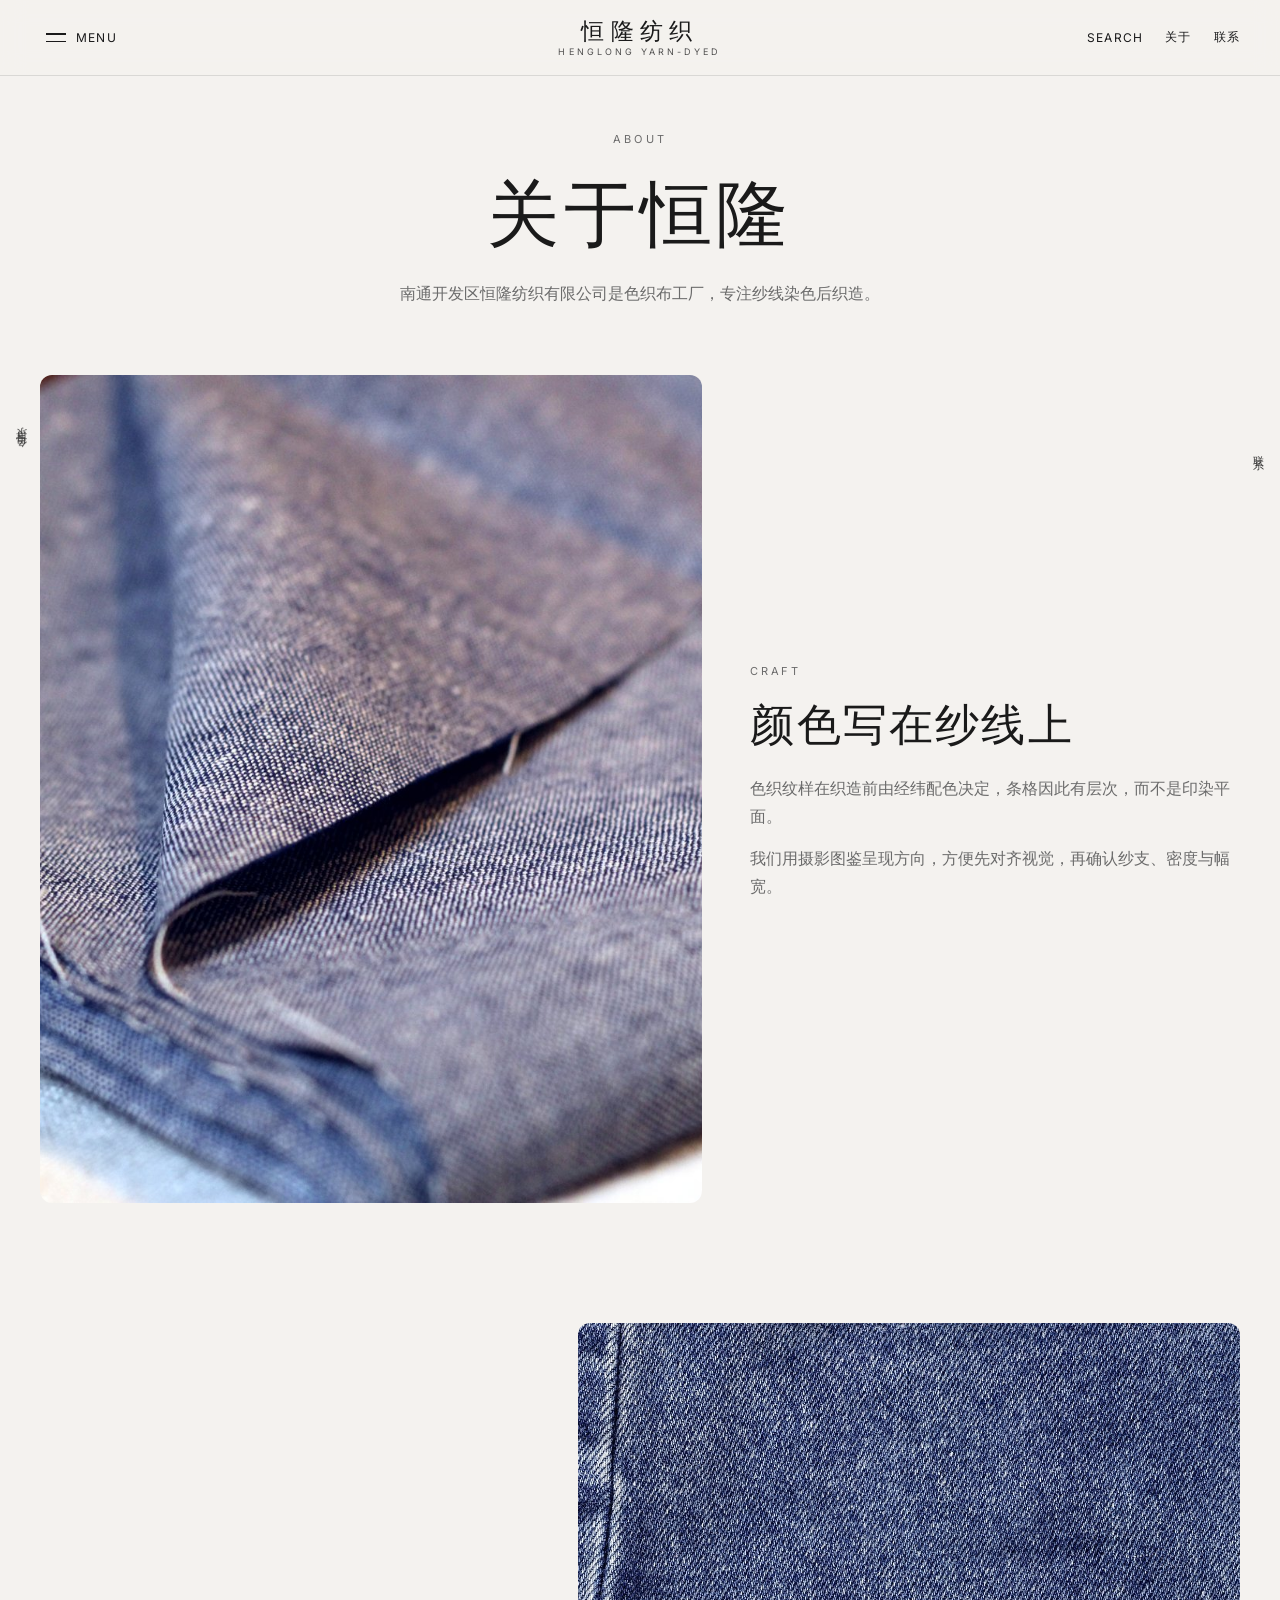
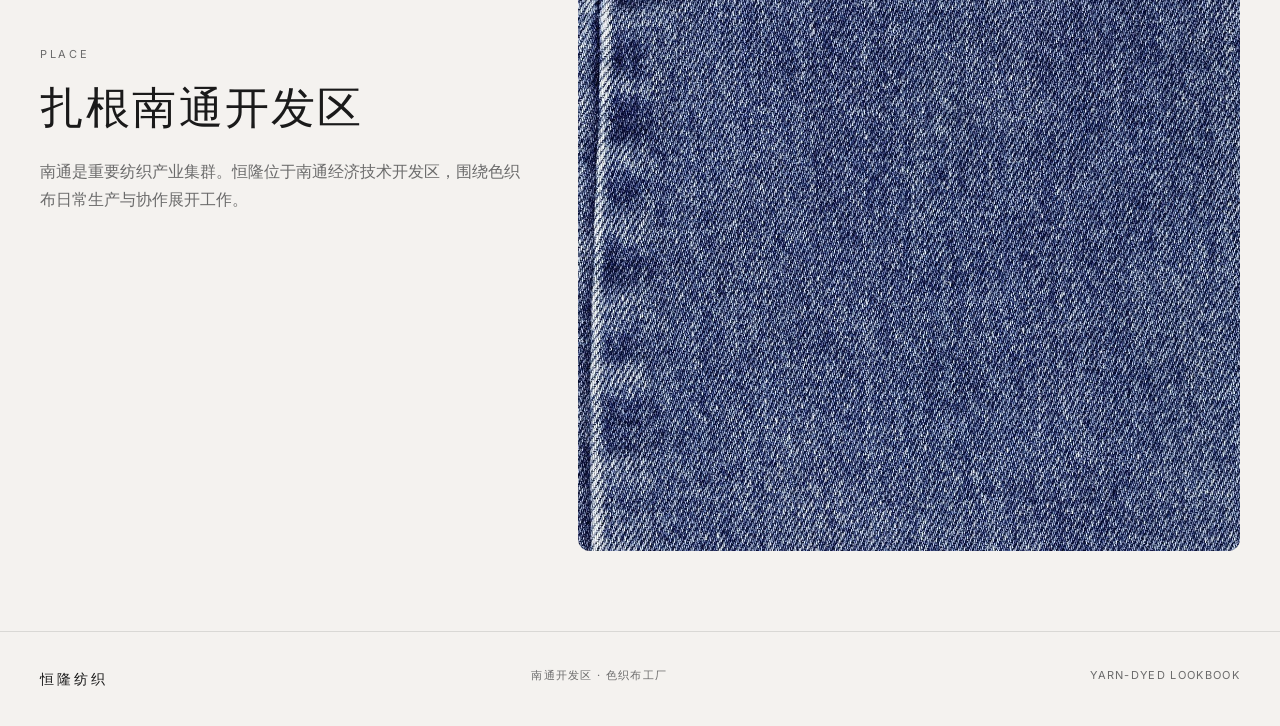
<file: about.html>
<!DOCTYPE html>
<html lang="zh-CN">
<head>
<meta charset="utf-8" />
<meta name="viewport" content="width=device-width, initial-scale=1" />
<title>关于恒隆 · 恒隆纺织</title>
<meta name="description" content="南通开发区恒隆纺织有限公司" />
<link rel="preconnect" href="https://fonts.googleapis.com" />
<link rel="preconnect" href="https://fonts.gstatic.com" crossorigin />
<link href="https://fonts.googleapis.com/css2?family=Bodoni+Moda:opsz,wght@6..96,400;6..96,500;6..96,600&family=Inter:wght@300;400;500&display=swap" rel="stylesheet" />
<link rel="stylesheet" href="css/style.css?v=45" />
<link rel="stylesheet" href="css/effects.css?v=45" />
</head>
<body>
<a class="side-rail left" href="products.html">色卡目录</a>
<a class="side-rail right" href="contact.html">联系</a>
<header class="site-header solid">
  <div class="header-left">
    <button class="menu-btn" type="button" data-menu-open aria-label="打开菜单">
      <span class="bars" aria-hidden="true"><span></span><span></span></span>Menu
    </button>
  </div>
  <a class="wordmark" href="index.html">恒隆纺织<small>Henglong Yarn-Dyed</small></a>
  <div class="header-right">
    <a href="products.html" class="hide-sm">Search</a>
    <a href="about.html" class="hide-sm">关于</a>
    <a href="contact.html">联系</a>
  </div>
</header>
<div class="nav-overlay" data-menu-close></div>
<aside class="nav-drawer" aria-label="菜单">
  <button class="close" type="button" data-menu-close>Close</button>
  <nav>
    <a href="index.html">色织图鉴</a>
    <a href="products.html">探索布面</a>
    <a href="about.html">关于恒隆</a>
    <a href="contact.html">联系我们</a>
  </nav>
  <div class="meta">南通开发区恒隆纺织有限公司<br/>色织布工厂 · 纱线染色后织造</div>
</aside>

<header class="page-hero reveal">
  <div class="eyebrow">About</div>
  <h1>关于恒隆</h1>
  <p>南通开发区恒隆纺织有限公司是色织布工厂，专注纱线染色后织造。</p>
</header>
<section class="split reveal">
  <div class="photo"><img src="images/web/about-craft.jpg" alt="色织布面叠放" /></div>
  <div>
    <div class="label">Craft</div>
    <h2>颜色写在纱线上</h2>
    <p>色织纹样在织造前由经纬配色决定，条格因此有层次，而不是印染平面。</p>
    <p>我们用摄影图鉴呈现方向，方便先对齐视觉，再确认纱支、密度与幅宽。</p>
  </div>
</section>
<section class="split rev reveal">
  <div>
    <div class="label">Place</div>
    <h2>扎根南通开发区</h2>
    <p>南通是重要纺织产业集群。恒隆位于南通经济技术开发区，围绕色织布日常生产与协作展开工作。</p>
  </div>
  <div class="photo"><img src="images/web/about-place.jpg" alt="梭织布面特写" /></div>
</section>

<footer class="site-footer">
  <div class="brand">恒隆纺织</div>
  <div>南通开发区 · 色织布工厂</div>
  <div>Yarn-Dyed Lookbook</div>
</footer>
<script src="js/main.js?v=17"></script>
<script src="js/effects.js?v=45"></script>
</body></html>
</file>
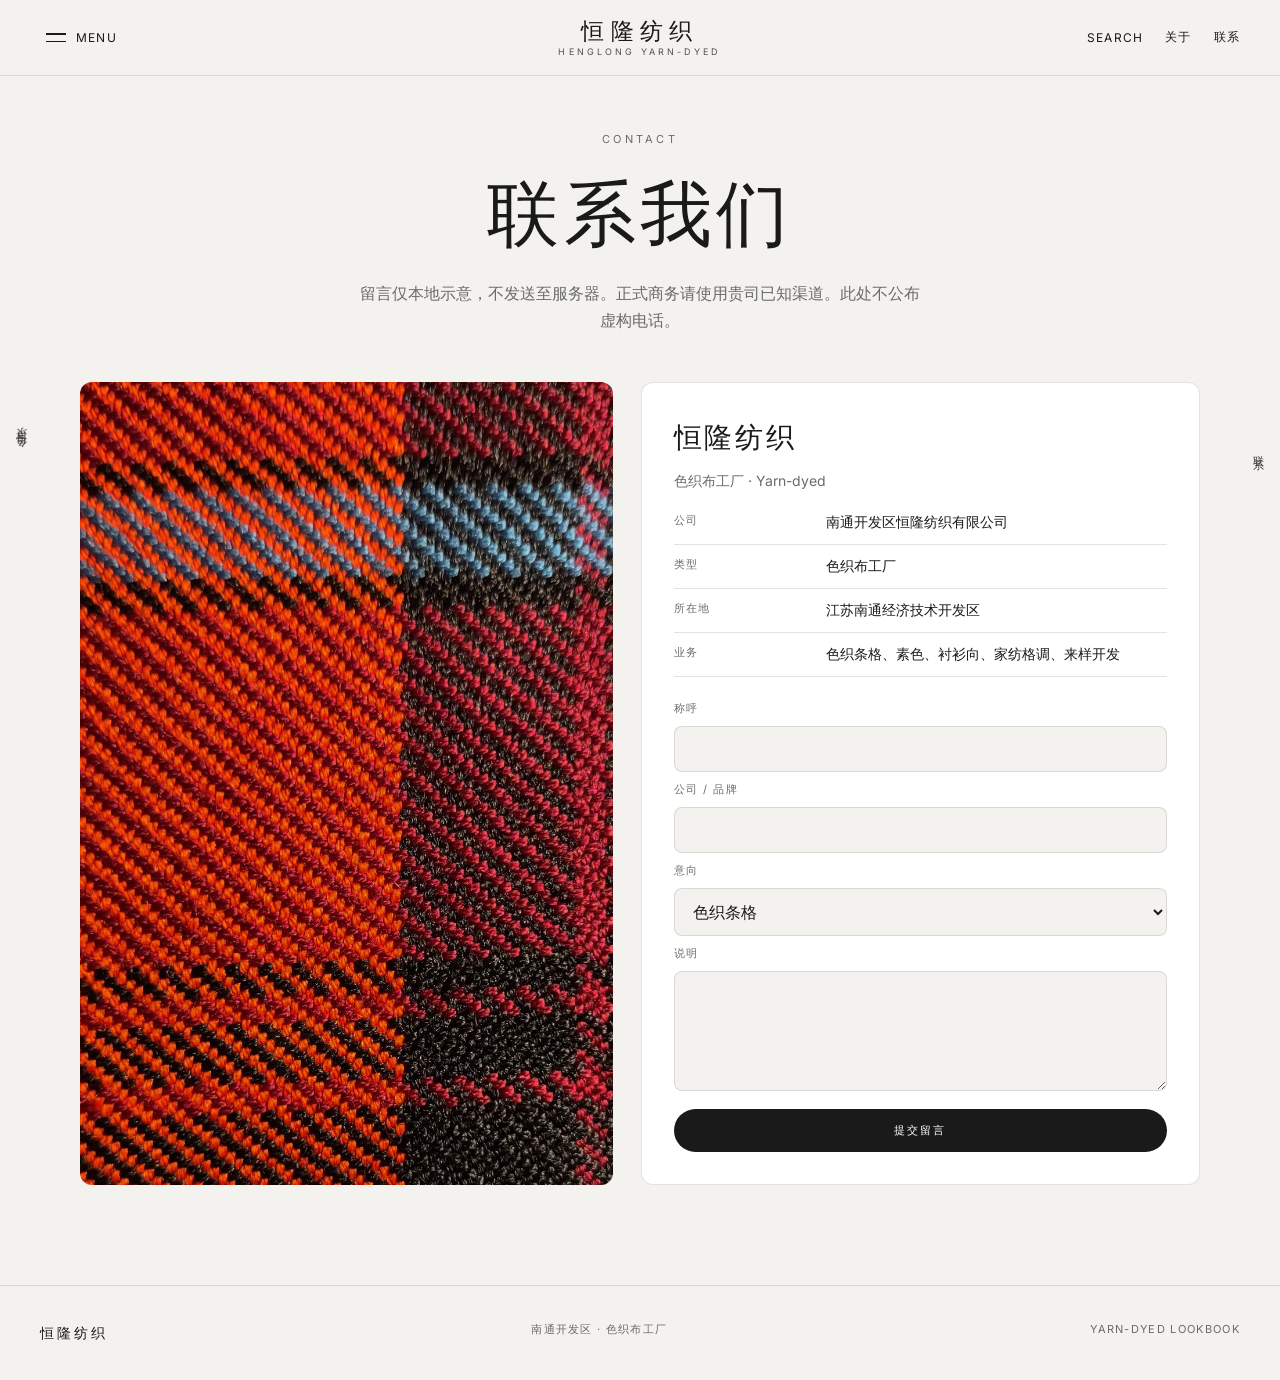
<file: contact.html>
<!DOCTYPE html>
<html lang="zh-CN">
<head>
<meta charset="utf-8" />
<meta name="viewport" content="width=device-width, initial-scale=1" />
<title>联系我们 · 恒隆纺织</title>
<meta name="description" content="联系恒隆纺织" />
<link rel="preconnect" href="https://fonts.googleapis.com" />
<link rel="preconnect" href="https://fonts.gstatic.com" crossorigin />
<link href="https://fonts.googleapis.com/css2?family=Bodoni+Moda:opsz,wght@6..96,400;6..96,500;6..96,600&family=Inter:wght@300;400;500&display=swap" rel="stylesheet" />
<link rel="stylesheet" href="css/style.css?v=45" />
<link rel="stylesheet" href="css/effects.css?v=45" />
</head>
<body>
<a class="side-rail left" href="products.html">色卡目录</a>
<a class="side-rail right" href="contact.html">联系</a>
<header class="site-header solid">
  <div class="header-left">
    <button class="menu-btn" type="button" data-menu-open aria-label="打开菜单">
      <span class="bars" aria-hidden="true"><span></span><span></span></span>Menu
    </button>
  </div>
  <a class="wordmark" href="index.html">恒隆纺织<small>Henglong Yarn-Dyed</small></a>
  <div class="header-right">
    <a href="products.html" class="hide-sm">Search</a>
    <a href="about.html" class="hide-sm">关于</a>
    <a href="contact.html">联系</a>
  </div>
</header>
<div class="nav-overlay" data-menu-close></div>
<aside class="nav-drawer" aria-label="菜单">
  <button class="close" type="button" data-menu-close>Close</button>
  <nav>
    <a href="index.html">色织图鉴</a>
    <a href="products.html">探索布面</a>
    <a href="about.html">关于恒隆</a>
    <a href="contact.html">联系我们</a>
  </nav>
  <div class="meta">南通开发区恒隆纺织有限公司<br/>色织布工厂 · 纱线染色后织造</div>
</aside>

<header class="page-hero reveal">
  <div class="eyebrow">Contact</div>
  <h1>联系我们</h1>
  <p>留言仅本地示意，不发送至服务器。正式商务请使用贵司已知渠道。此处不公布虚构电话。</p>
</header>
<section class="contact-wrap reveal">
  <div class="photo"><img src="images/web/contact.jpg" alt="色织格纹布面" /></div>
  <div class="panel">
    <h2>恒隆纺织</h2>
    <p class="sub">色织布工厂 · Yarn-dyed</p>
    <dl class="kv">
      <div><dt>公司</dt><dd>南通开发区恒隆纺织有限公司</dd></div>
      <div><dt>类型</dt><dd>色织布工厂</dd></div>
      <div><dt>所在地</dt><dd>江苏南通经济技术开发区</dd></div>
      <div><dt>业务</dt><dd>色织条格、素色、衬衫向、家纺格调、来样开发</dd></div>
    </dl>
    <form class="form" onsubmit="event.preventDefault();alert('留言已本地示意，未发送。');">
      <label for="n">称呼</label><input id="n" name="n" />
      <label for="c">公司 / 品牌</label><input id="c" name="c" />
      <label for="i">意向</label>
      <select id="i"><option>色织条格</option><option>素色色织</option><option>衬衫向</option><option>家纺格调</option><option>来样开发</option></select>
      <label for="m">说明</label><textarea id="m"></textarea>
      <button class="submit" type="submit">提交留言</button>
    </form>
  </div>
</section>

<footer class="site-footer">
  <div class="brand">恒隆纺织</div>
  <div>南通开发区 · 色织布工厂</div>
  <div>Yarn-Dyed Lookbook</div>
</footer>
<script src="js/main.js?v=17"></script>
<script src="js/effects.js?v=45"></script>
</body></html>
</file>
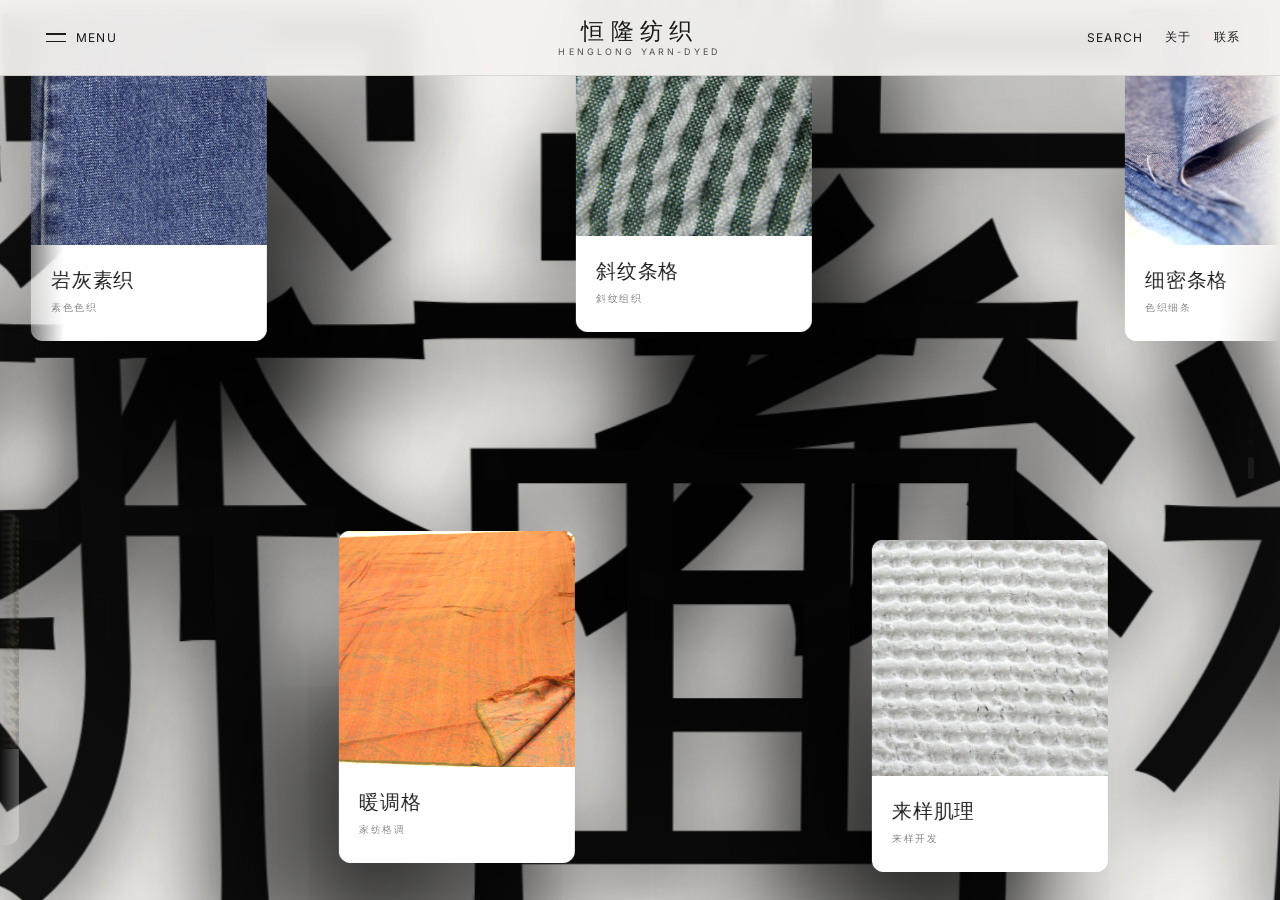
<file: frame-cards.html>
<!DOCTYPE html>
<html lang="zh-CN"><head>
<meta charset="utf-8"/><meta name="viewport" content="width=device-width,initial-scale=1"/>
<title>Stage frame · cards</title>
<link href="https://fonts.googleapis.com/css2?family=Bodoni+Moda:opsz,wght@6..96,400;6..96,500&family=Inter:wght@300;400;500&display=swap" rel="stylesheet"/>
<link rel="stylesheet" href="css/style.css?v=45"/>
<link rel="stylesheet" href="css/effects.css?v=45"/>
<style>
  body{margin:0;overflow:hidden;background:#F4F2EF}
  .site-header{position:fixed}
  .stage{height:100vh!important}
  .stage-pin{position:relative!important;height:100vh!important;transform:none!important}
  .hero-title .line>span{transform:none!important;animation:none!important}
  .hero-kicker.split,.stage-hero .ghost-btn{opacity:1!important;animation:none!important}
  .float-card{opacity:1!important}
  .stage-giant{filter:none!important}
  .stage-floats .track{filter:none!important}
</style>
</head><body>
<header class="site-header solid">
  <div class="header-left"><button class="menu-btn" type="button"><span class="bars"><span></span><span></span></span>Menu</button></div>
  <a class="wordmark" href="index.html">恒隆纺织<small>Henglong Yarn-Dyed</small></a>
  <div class="header-right"><a href="products.html">Search</a><a href="about.html">关于</a><a href="contact.html">联系</a></div>
</header>

<section class="stage" data-stage data-phase="2" style="--p0:1;--hp:1;--hp2:1;--hw:1;--hc:1;--fp:0.42;--sp:0.12;--gs:0.92;--hold:0;--pop:0;--cross:0.94;--scrub:0;--depth:0.45;--ps:0.76;--p:0.76">
  <div class="stage-pin">
    <div class="stage-cream" aria-hidden="true"></div>
    <div class="stage-giant" aria-hidden="true"><span class="g1">探索</span><span class="g2">新面料</span></div>
    <div class="stage-veil" aria-hidden="true"></div>
    <div class="stage-floats"><div class="track"><a class="float-card" data-row="0" href="products.html" style="--row:0;--mx:0px;--r:-23.1deg;--t:0vh;--d:0;--bob:12;--rowy:91.9;--lean:-85.5deg;--shx:65.9;--zi:56;--lift:34;--fs:1.28;--z:82px;--ry:-16deg;--rx:-6;--enter:1;--vis:1;--tilt:-10deg;--spin:0deg;--prox:0.82;--punch:0.68;opacity:1"><div class="fc-img"><img src="images/web/hl-01.jpg" alt="格伦格纹"/></div><div class="fc-label"><strong>格伦格纹</strong><span>色织条格</span></div></a><a class="float-card" data-row="1" href="products.html" style="--row:1;--mx:32px;--r:23.1deg;--t:58vh;--d:1;--bob:-10;--rowy:-98.2;--lean:93.2deg;--shx:-71.2;--zi:63;--lift:42;--fs:1.28;--z:104px;--ry:16deg;--rx:-8;--enter:1;--vis:1;--tilt:10deg;--spin:0deg;--prox:0.89;--punch:0.80;opacity:1"><div class="fc-img"><img src="images/web/hl-02.jpg" alt="苏格兰纹"/></div><div class="fc-label"><strong>苏格兰纹</strong><span>格纹色织</span></div></a><a class="float-card" data-row="0" href="products.html" style="--row:0;--mx:-22px;--r:-22.4deg;--t:2vh;--d:2;--bob:16;--rowy:104.4;--lean:-100.9deg;--shx:76.5;--zi:66;--lift:50;--fs:1.28;--z:126px;--ry:-16deg;--rx:-6;--enter:1;--vis:1;--tilt:-10deg;--spin:0deg;--prox:0.96;--punch:0.92;opacity:1"><div class="fc-img"><img src="images/web/hl-05.jpg" alt="衬衫条纹"/></div><div class="fc-label"><strong>衬衫条纹</strong><span>衬衫向</span></div></a><a class="float-card" data-row="1" href="products.html" style="--row:1;--mx:40px;--r:23.8deg;--t:57vh;--d:3;--bob:-8;--rowy:-91.9;--lean:85.5deg;--shx:-65.9;--zi:58;--lift:34;--fs:1.28;--z:82px;--ry:16deg;--rx:-8;--enter:1;--vis:1;--tilt:10deg;--spin:0deg;--prox:0.82;--punch:0.68;opacity:1"><div class="fc-img"><img src="images/web/mosaic-1.jpg" alt="多色格"/></div><div class="fc-label"><strong>多色格</strong><span>色织格纹</span></div></a><a class="float-card" data-row="0" href="products.html" style="--row:0;--mx:-14px;--r:-23.1deg;--t:1vh;--d:4;--bob:11;--rowy:98.2;--lean:-93.2deg;--shx:71.2;--zi:61;--lift:42;--fs:1.28;--z:104px;--ry:-16deg;--rx:-6;--enter:1;--vis:1;--tilt:-10deg;--spin:0deg;--prox:0.89;--punch:0.80;opacity:1"><div class="fc-img"><img src="images/web/hl-04.jpg" alt="岩灰素织"/></div><div class="fc-label"><strong>岩灰素织</strong><span>素色色织</span></div></a><a class="float-card" data-row="1" href="products.html" style="--row:1;--mx:46px;--r:22.4deg;--t:59vh;--d:5;--bob:-15;--rowy:-104.4;--lean:100.9deg;--shx:-76.5;--zi:68;--lift:50;--fs:1.28;--z:126px;--ry:16deg;--rx:-8;--enter:1;--vis:1;--tilt:10deg;--spin:0deg;--prox:0.96;--punch:0.92;opacity:1"><div class="fc-img"><img src="images/web/hl-07.jpg" alt="暖调格"/></div><div class="fc-label"><strong>暖调格</strong><span>家纺格调</span></div></a><a class="float-card" data-row="0" href="products.html" style="--row:0;--mx:-26px;--r:-23.8deg;--t:0vh;--d:6;--bob:9;--rowy:91.9;--lean:-85.5deg;--shx:65.9;--zi:56;--lift:34;--fs:1.28;--z:82px;--ry:-16deg;--rx:-6;--enter:1;--vis:1;--tilt:-10deg;--spin:0deg;--prox:0.82;--punch:0.68;opacity:1"><div class="fc-img"><img src="images/web/hl-06.jpg" alt="斜纹条格"/></div><div class="fc-label"><strong>斜纹条格</strong><span>斜纹组织</span></div></a><a class="float-card" data-row="1" href="products.html" style="--row:1;--mx:34px;--r:24.5deg;--t:60vh;--d:7;--bob:-13;--rowy:-98.2;--lean:93.2deg;--shx:-71.2;--zi:63;--lift:42;--fs:1.28;--z:104px;--ry:16deg;--rx:-8;--enter:1;--vis:1;--tilt:10deg;--spin:0deg;--prox:0.89;--punch:0.80;opacity:1"><div class="fc-img"><img src="images/web/hl-08.jpg" alt="来样肌理"/></div><div class="fc-label"><strong>来样肌理</strong><span>来样开发</span></div></a><a class="float-card" data-row="0" href="products.html" style="--row:0;--mx:-10px;--r:-23.1deg;--t:1vh;--d:8;--bob:14;--rowy:104.4;--lean:-100.9deg;--shx:76.5;--zi:66;--lift:50;--fs:1.28;--z:126px;--ry:-16deg;--rx:-6;--enter:1;--vis:1;--tilt:-10deg;--spin:0deg;--prox:0.96;--punch:0.92;opacity:1"><div class="fc-img"><img src="images/web/hl-03.jpg" alt="细密条格"/></div><div class="fc-label"><strong>细密条格</strong><span>色织细条</span></div></a><a class="float-card" data-row="1" href="products.html" style="--row:1;--mx:28px;--r:21.8deg;--t:58vh;--d:9;--bob:-9;--rowy:-91.9;--lean:85.5deg;--shx:-65.9;--zi:58;--lift:34;--fs:1.28;--z:82px;--ry:16deg;--rx:-8;--enter:1;--vis:1;--tilt:10deg;--spin:0deg;--prox:0.82;--punch:0.68;opacity:1"><div class="fc-img"><img src="images/web/stripes.jpg" alt="经典条纹"/></div><div class="fc-label"><strong>经典条纹</strong><span>衬衫条纹</span></div></a></div></div>
    <div class="stage-hero" style="opacity:0;pointer-events:none"></div>
    <div class="stage-progress"><i></i><i></i><i></i></div>
  </div>
</section>
<script>
  const track=document.querySelector('.track');
  const dist=Math.max(track.scrollWidth-innerWidth*0.05,1);
  track.style.transform='translate3d('+(-0.42*dist)+'px,0,0)';
  document.documentElement.dataset.shotReady='1';
</script>
</body></html>
</file>
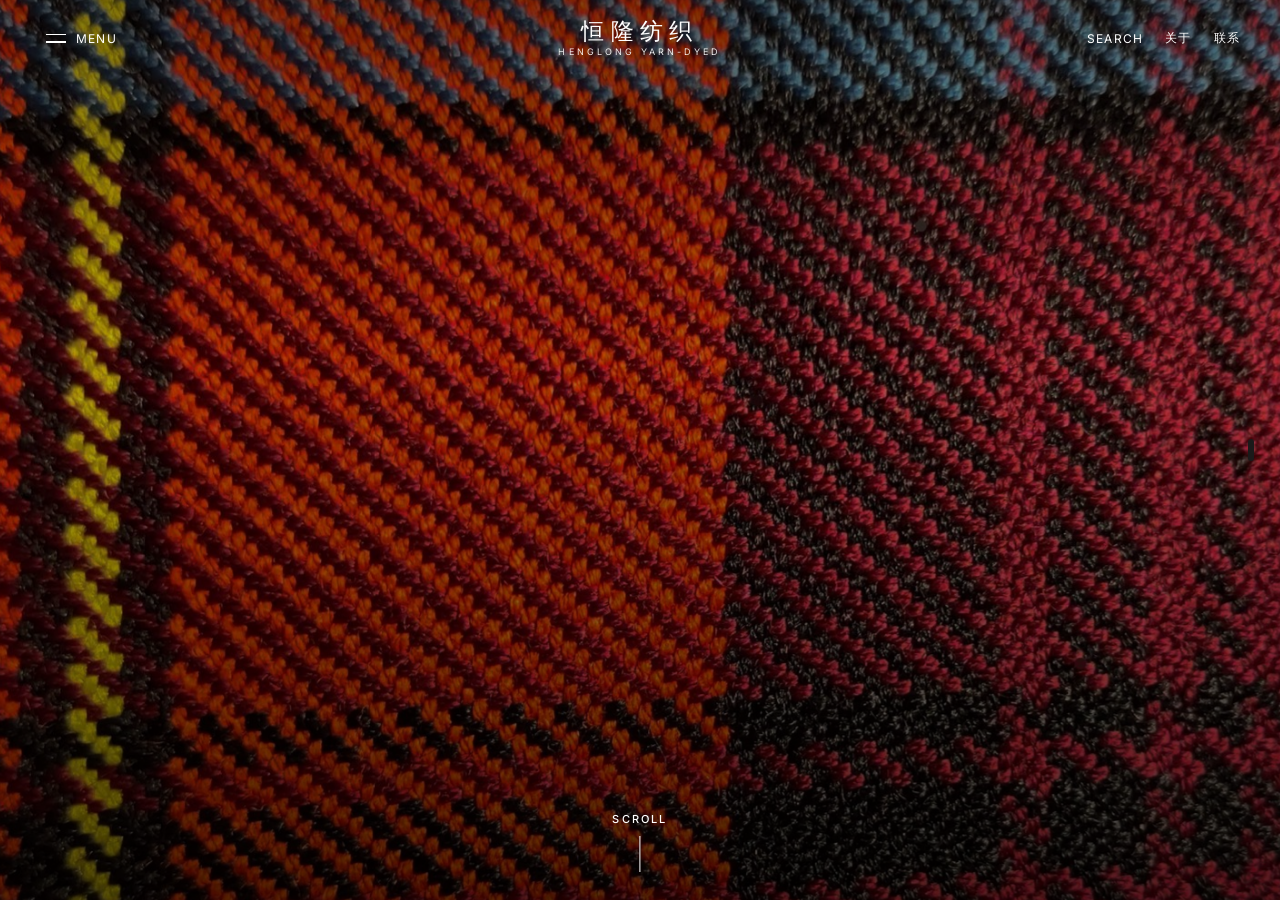
<file: frame-hero.html>
<!DOCTYPE html>
<html lang="zh-CN"><head>
<meta charset="utf-8"/><meta name="viewport" content="width=device-width,initial-scale=1"/>
<title>Stage frame · hero</title>
<link href="https://fonts.googleapis.com/css2?family=Bodoni+Moda:opsz,wght@6..96,400;6..96,500&family=Inter:wght@300;400;500&display=swap" rel="stylesheet"/>
<link rel="stylesheet" href="css/style.css?v=45"/>
<link rel="stylesheet" href="css/effects.css?v=45"/>
<style>
  body{margin:0;overflow:hidden;background:#F4F2EF}
  .site-header{position:fixed}
  .stage{height:100vh!important}
  .stage-pin{position:relative!important;height:100vh!important;transform:none!important}
  .hero-title .line>span{transform:none!important;animation:none!important}
  .hero-kicker.split,.stage-hero .ghost-btn{opacity:1!important;animation:none!important}
  .float-card{opacity:1!important}
  .stage-giant{filter:none!important}
  .stage-floats .track{filter:none!important}
</style>
</head><body>
<header class="site-header on-hero">
  <div class="header-left"><button class="menu-btn" type="button"><span class="bars"><span></span><span></span></span>Menu</button></div>
  <a class="wordmark" href="index.html">恒隆纺织<small>Henglong Yarn-Dyed</small></a>
  <div class="header-right"><a href="products.html">Search</a><a href="about.html">关于</a><a href="contact.html">联系</a></div>
</header>

<section class="stage" data-stage data-phase="1" style="--p0:0.85;--hp:0;--hp2:0;--hw:0;--hc:0;--fp:0;--sp:0;--gs:1;--hold:0;--pop:0;--cross:0;--scrub:0;--depth:0;--ps:0.02;--p:0.02">
  <div class="stage-pin">
    <div class="stage-cream" aria-hidden="true"></div>
    <div class="stage-giant" aria-hidden="true"><span class="g1">探索</span><span class="g2">新面料</span></div>
    <div class="stage-veil" aria-hidden="true"></div>
    <div class="stage-floats"><div class="track"></div></div>
    <div class="stage-hero">
      <div class="hero-media"><img src="images/web/hero.jpg" alt="色织格纹布面特写"/></div>
      <div class="hero-content first">
        <div class="hero-kicker split">New Collection</div>
        <h1 class="hero-title"><span class="line"><span>Exclusive</span></span><span class="line"><span>色织图鉴</span></span></h1>
        <a class="ghost-btn" href="products.html">Discover New Fabrics</a>
      </div>
      <div class="scroll-cue">Scroll</div>
    </div>
    <div class="stage-progress"><i></i><i></i><i></i></div>
  </div>
</section>
<script>document.documentElement.dataset.shotReady='1'</script>
</body></html>
</file>
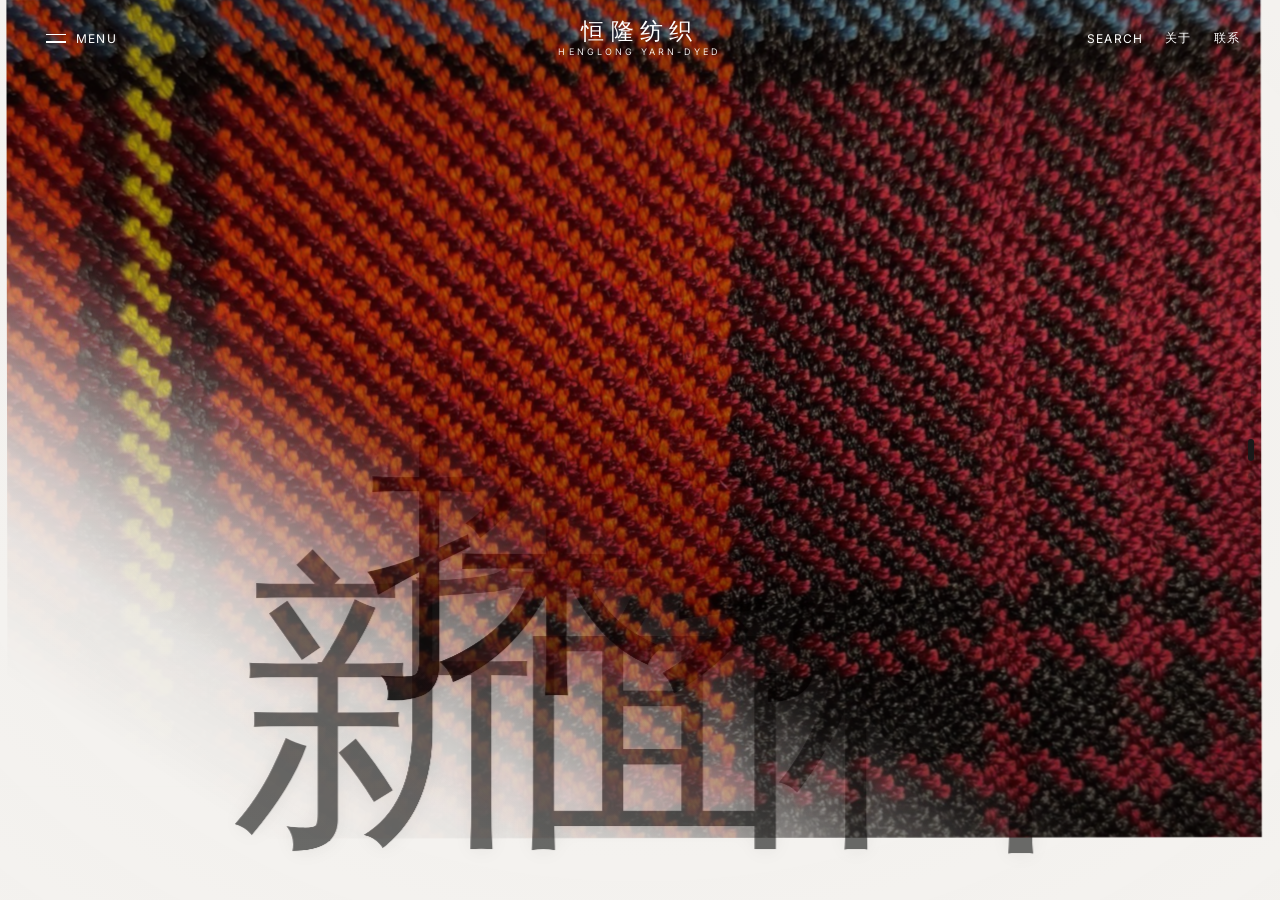
<file: frame-midwipe.html>
<!DOCTYPE html>
<html lang="zh-CN"><head>
<meta charset="utf-8"/><meta name="viewport" content="width=device-width,initial-scale=1"/>
<title>Stage frame · midwipe</title>
<link href="https://fonts.googleapis.com/css2?family=Bodoni+Moda:opsz,wght@6..96,400;6..96,500&family=Inter:wght@300;400;500&display=swap" rel="stylesheet"/>
<link rel="stylesheet" href="css/style.css?v=45"/>
<link rel="stylesheet" href="css/effects.css?v=45"/>
<style>
  body{margin:0;overflow:hidden;background:#F4F2EF}
  .site-header{position:fixed}
  .stage{height:100vh!important}
  .stage-pin{position:relative!important;height:100vh!important;transform:none!important}
  .hero-title .line>span{transform:none!important;animation:none!important}
  .hero-kicker.split,.stage-hero .ghost-btn{opacity:1!important;animation:none!important}
  .float-card{opacity:1!important}
  .stage-giant{filter:none!important}
  .stage-floats .track{filter:none!important}
</style>
</head><body>
<header class="site-header on-hero">
  <div class="header-left"><button class="menu-btn" type="button"><span class="bars"><span></span><span></span></span>Menu</button></div>
  <a class="wordmark" href="index.html">恒隆纺织<small>Henglong Yarn-Dyed</small></a>
  <div class="header-right"><a href="products.html">Search</a><a href="about.html">关于</a><a href="contact.html">联系</a></div>
</header>

<section class="stage" data-stage data-phase="1" style="--p0:1;--hp:0.42;--hp2:0.06;--hw:0.42;--hc:0.22;--fp:0;--sp:0;--gs:1;--hold:0;--pop:0;--cross:0;--scrub:0;--depth:0;--ps:0.10;--p:0.10">
  <div class="stage-pin">
    <div class="stage-cream" aria-hidden="true"></div>
    <div class="stage-giant" aria-hidden="true"><span class="g1">探索</span><span class="g2">新面料</span></div>
    <div class="stage-veil" aria-hidden="true"></div>
    <div class="stage-floats"><div class="track"></div></div>
    <div class="stage-hero">
      <div class="hero-media"><img src="images/web/hero.jpg" alt="色织格纹布面特写"/></div>
      <div class="hero-content first">
        <div class="hero-kicker split">New Collection</div>
        <h1 class="hero-title"><span class="line"><span>Exclusive</span></span><span class="line"><span>色织图鉴</span></span></h1>
        <a class="ghost-btn" href="products.html">Discover New Fabrics</a>
      </div>
      <div class="scroll-cue">Scroll</div>
    </div>
    <div class="stage-progress"><i></i><i></i><i></i></div>
  </div>
</section>
<script>document.documentElement.dataset.shotReady='1'</script>
</body></html>
</file>
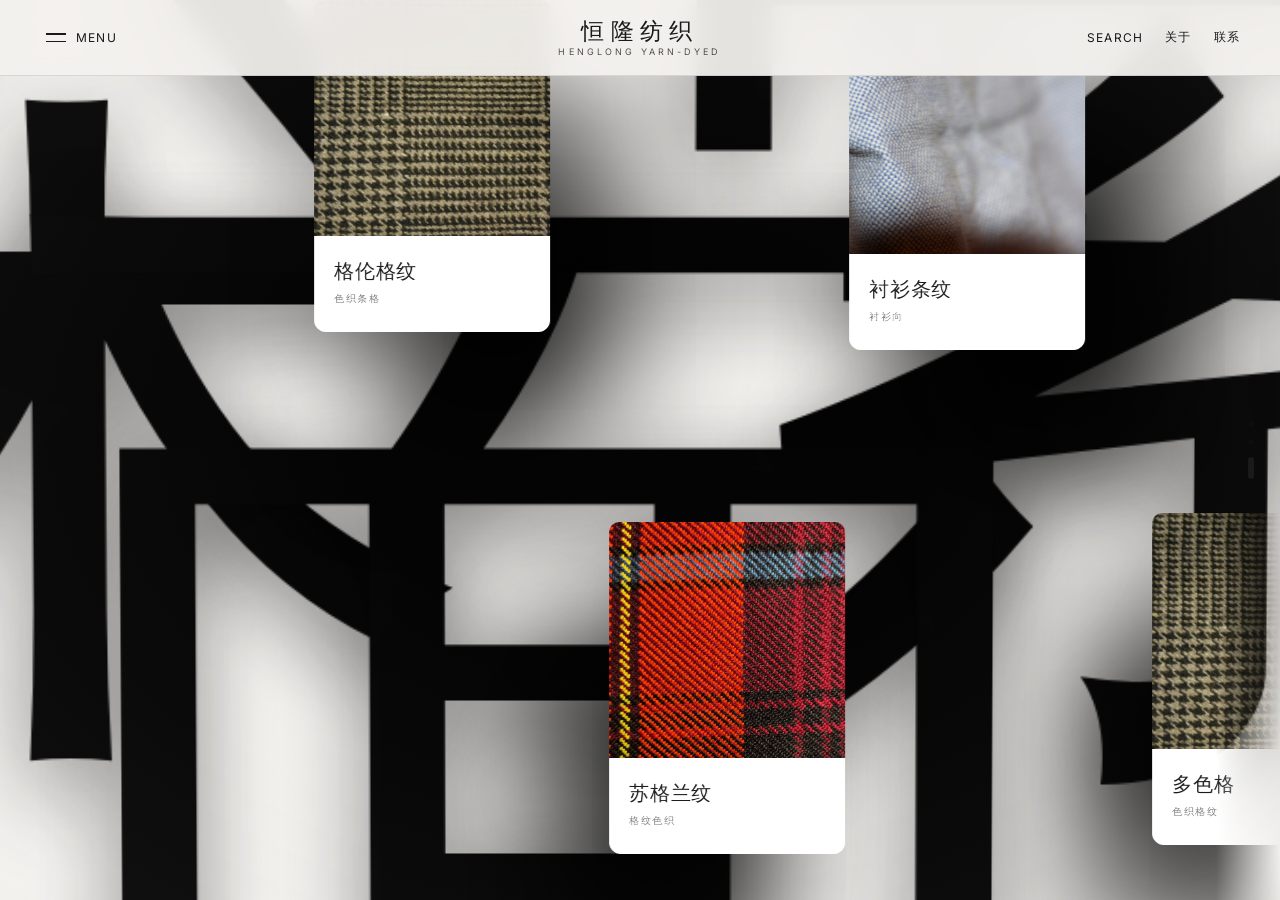
<file: frame-peek.html>
<!DOCTYPE html>
<html lang="zh-CN"><head>
<meta charset="utf-8"/><meta name="viewport" content="width=device-width,initial-scale=1"/>
<title>Stage frame · peek</title>
<link href="https://fonts.googleapis.com/css2?family=Bodoni+Moda:opsz,wght@6..96,400;6..96,500&family=Inter:wght@300;400;500&display=swap" rel="stylesheet"/>
<link rel="stylesheet" href="css/style.css?v=45"/>
<link rel="stylesheet" href="css/effects.css?v=45"/>
<style>
  body{margin:0;overflow:hidden;background:#F4F2EF}
  .site-header{position:fixed}
  .stage{height:100vh!important}
  .stage-pin{position:relative!important;height:100vh!important;transform:none!important}
  .hero-title .line>span{transform:none!important;animation:none!important}
  .hero-kicker.split,.stage-hero .ghost-btn{opacity:1!important;animation:none!important}
  .float-card{opacity:1!important}
  .stage-giant{filter:none!important}
  .stage-floats .track{filter:none!important}
</style>
</head><body>
<header class="site-header solid">
  <div class="header-left"><button class="menu-btn" type="button"><span class="bars"><span></span><span></span></span>Menu</button></div>
  <a class="wordmark" href="index.html">恒隆纺织<small>Henglong Yarn-Dyed</small></a>
  <div class="header-right"><a href="products.html">Search</a><a href="about.html">关于</a><a href="contact.html">联系</a></div>
</header>

<section class="stage" data-stage data-phase="2" style="--p0:1;--hp:1;--hp2:1;--hw:1;--hc:1;--fp:0.1;--sp:0;--gs:0.96;--hold:0.97;--pop:0.02;--cross:0.55;--scrub:0;--depth:0.08;--ps:0.64;--p:0.64">
  <div class="stage-pin">
    <div class="stage-cream" aria-hidden="true"></div>
    <div class="stage-giant" aria-hidden="true"><span class="g1">探索</span><span class="g2">新面料</span></div>
    <div class="stage-veil" aria-hidden="true"></div>
    <div class="stage-floats"><div class="track"><a class="float-card" data-row="0" href="products.html" style="--row:0;--mx:0px;--r:-23.1deg;--t:0vh;--d:0;--bob:12;--rowy:70.2;--lean:-85.5deg;--shx:65.9;--zi:56;--lift:34;--fs:1.28;--z:82px;--ry:-16deg;--rx:-6;--enter:1;--vis:1;--tilt:-10deg;--spin:0deg;--prox:0.82;--punch:0.68;opacity:1"><div class="fc-img"><img src="images/web/hl-01.jpg" alt="格伦格纹"/></div><div class="fc-label"><strong>格伦格纹</strong><span>色织条格</span></div></a><a class="float-card" data-row="1" href="products.html" style="--row:1;--mx:32px;--r:23.1deg;--t:58vh;--d:1;--bob:-10;--rowy:-76.4;--lean:93.2deg;--shx:-71.2;--zi:63;--lift:42;--fs:1.28;--z:104px;--ry:16deg;--rx:-8;--enter:1;--vis:1;--tilt:10deg;--spin:0deg;--prox:0.89;--punch:0.80;opacity:1"><div class="fc-img"><img src="images/web/hl-02.jpg" alt="苏格兰纹"/></div><div class="fc-label"><strong>苏格兰纹</strong><span>格纹色织</span></div></a><a class="float-card" data-row="0" href="products.html" style="--row:0;--mx:-22px;--r:-22.4deg;--t:2vh;--d:2;--bob:16;--rowy:82.6;--lean:-100.9deg;--shx:76.5;--zi:66;--lift:50;--fs:1.28;--z:126px;--ry:-16deg;--rx:-6;--enter:1;--vis:1;--tilt:-10deg;--spin:0deg;--prox:0.96;--punch:0.92;opacity:1"><div class="fc-img"><img src="images/web/hl-05.jpg" alt="衬衫条纹"/></div><div class="fc-label"><strong>衬衫条纹</strong><span>衬衫向</span></div></a><a class="float-card" data-row="1" href="products.html" style="--row:1;--mx:40px;--r:23.8deg;--t:57vh;--d:3;--bob:-8;--rowy:-70.2;--lean:85.5deg;--shx:-65.9;--zi:58;--lift:34;--fs:1.28;--z:82px;--ry:16deg;--rx:-8;--enter:1;--vis:1;--tilt:10deg;--spin:0deg;--prox:0.82;--punch:0.68;opacity:1"><div class="fc-img"><img src="images/web/mosaic-1.jpg" alt="多色格"/></div><div class="fc-label"><strong>多色格</strong><span>色织格纹</span></div></a><a class="float-card" data-row="0" href="products.html" style="--row:0;--mx:-14px;--r:-23.1deg;--t:1vh;--d:4;--bob:11;--rowy:76.4;--lean:-93.2deg;--shx:71.2;--zi:61;--lift:42;--fs:1.28;--z:104px;--ry:-16deg;--rx:-6;--enter:1;--vis:1;--tilt:-10deg;--spin:0deg;--prox:0.89;--punch:0.80;opacity:1"><div class="fc-img"><img src="images/web/hl-04.jpg" alt="岩灰素织"/></div><div class="fc-label"><strong>岩灰素织</strong><span>素色色织</span></div></a><a class="float-card" data-row="1" href="products.html" style="--row:1;--mx:46px;--r:22.4deg;--t:59vh;--d:5;--bob:-15;--rowy:-82.6;--lean:100.9deg;--shx:-76.5;--zi:68;--lift:50;--fs:1.28;--z:126px;--ry:16deg;--rx:-8;--enter:1;--vis:1;--tilt:10deg;--spin:0deg;--prox:0.96;--punch:0.92;opacity:1"><div class="fc-img"><img src="images/web/hl-07.jpg" alt="暖调格"/></div><div class="fc-label"><strong>暖调格</strong><span>家纺格调</span></div></a><a class="float-card" data-row="0" href="products.html" style="--row:0;--mx:-26px;--r:-23.8deg;--t:0vh;--d:6;--bob:9;--rowy:70.2;--lean:-85.5deg;--shx:65.9;--zi:56;--lift:34;--fs:1.28;--z:82px;--ry:-16deg;--rx:-6;--enter:1;--vis:1;--tilt:-10deg;--spin:0deg;--prox:0.82;--punch:0.68;opacity:1"><div class="fc-img"><img src="images/web/hl-06.jpg" alt="斜纹条格"/></div><div class="fc-label"><strong>斜纹条格</strong><span>斜纹组织</span></div></a><a class="float-card" data-row="1" href="products.html" style="--row:1;--mx:34px;--r:24.5deg;--t:60vh;--d:7;--bob:-13;--rowy:-76.4;--lean:93.2deg;--shx:-71.2;--zi:63;--lift:42;--fs:1.28;--z:104px;--ry:16deg;--rx:-8;--enter:1;--vis:1;--tilt:10deg;--spin:0deg;--prox:0.89;--punch:0.80;opacity:1"><div class="fc-img"><img src="images/web/hl-08.jpg" alt="来样肌理"/></div><div class="fc-label"><strong>来样肌理</strong><span>来样开发</span></div></a><a class="float-card" data-row="0" href="products.html" style="--row:0;--mx:-10px;--r:-23.1deg;--t:1vh;--d:8;--bob:14;--rowy:82.6;--lean:-100.9deg;--shx:76.5;--zi:66;--lift:50;--fs:1.28;--z:126px;--ry:-16deg;--rx:-6;--enter:1;--vis:1;--tilt:-10deg;--spin:0deg;--prox:0.96;--punch:0.92;opacity:1"><div class="fc-img"><img src="images/web/hl-03.jpg" alt="细密条格"/></div><div class="fc-label"><strong>细密条格</strong><span>色织细条</span></div></a><a class="float-card" data-row="1" href="products.html" style="--row:1;--mx:28px;--r:21.8deg;--t:58vh;--d:9;--bob:-9;--rowy:-70.2;--lean:85.5deg;--shx:-65.9;--zi:58;--lift:34;--fs:1.28;--z:82px;--ry:16deg;--rx:-8;--enter:1;--vis:1;--tilt:10deg;--spin:0deg;--prox:0.82;--punch:0.68;opacity:1"><div class="fc-img"><img src="images/web/stripes.jpg" alt="经典条纹"/></div><div class="fc-label"><strong>经典条纹</strong><span>衬衫条纹</span></div></a></div></div>
    <div class="stage-hero" style="opacity:0;pointer-events:none"></div>
    <div class="stage-progress"><i></i><i></i><i></i></div>
  </div>
</section>
<script>
  const track=document.querySelector('.track');
  const dist=Math.max(track.scrollWidth-innerWidth*0.05,1);
  track.style.transform='translate3d('+(-0.1*dist)+'px,0,0)';
  document.documentElement.dataset.shotReady='1';
</script>
</body></html>
</file>
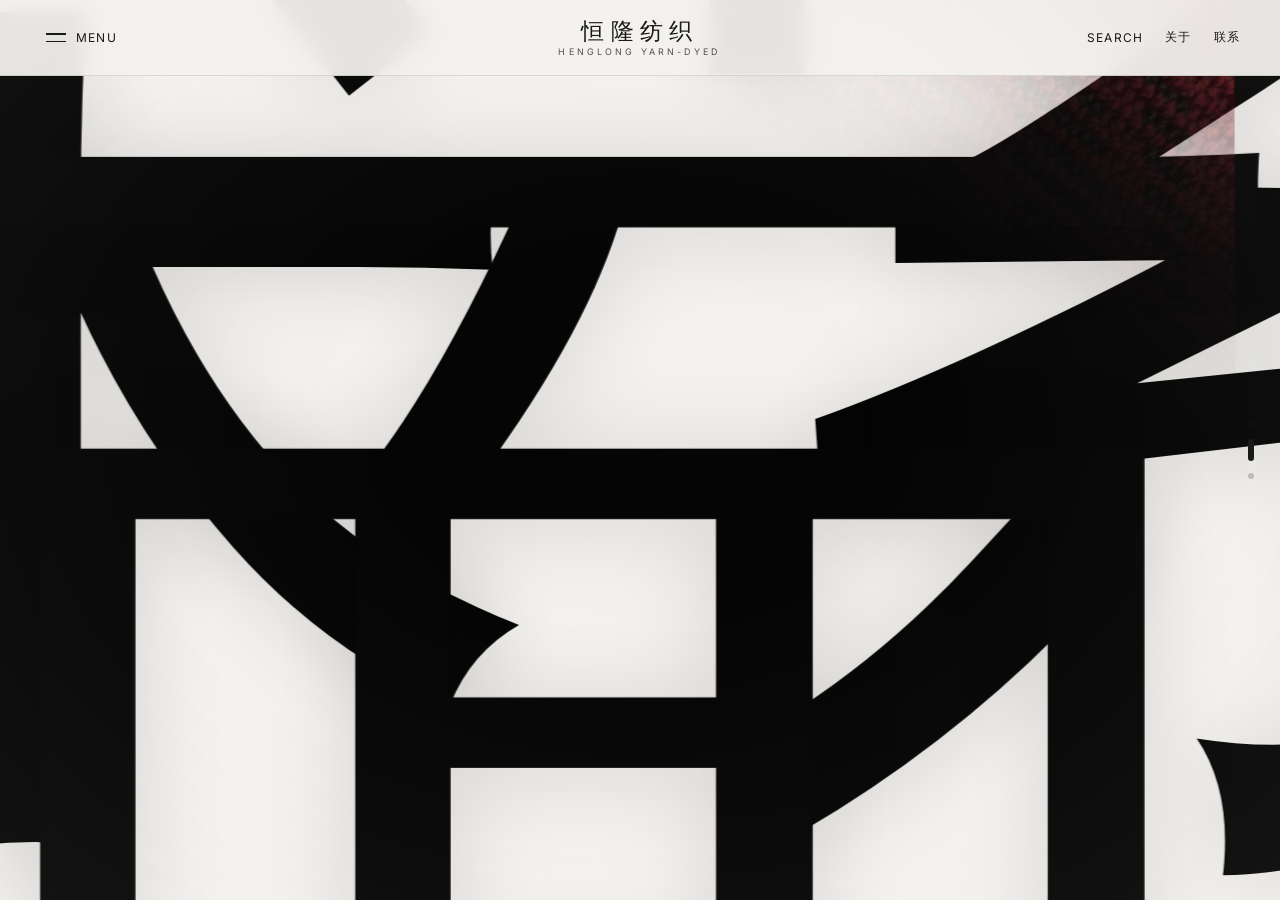
<file: frame-wipe.html>
<!DOCTYPE html>
<html lang="zh-CN"><head>
<meta charset="utf-8"/><meta name="viewport" content="width=device-width,initial-scale=1"/>
<title>Stage frame · wipe</title>
<link href="https://fonts.googleapis.com/css2?family=Bodoni+Moda:opsz,wght@6..96,400;6..96,500&family=Inter:wght@300;400;500&display=swap" rel="stylesheet"/>
<link rel="stylesheet" href="css/style.css?v=45"/>
<link rel="stylesheet" href="css/effects.css?v=45"/>
<style>
  body{margin:0;overflow:hidden;background:#F4F2EF}
  .site-header{position:fixed}
  .stage{height:100vh!important}
  .stage-pin{position:relative!important;height:100vh!important;transform:none!important}
  .hero-title .line>span{transform:none!important;animation:none!important}
  .hero-kicker.split,.stage-hero .ghost-btn{opacity:1!important;animation:none!important}
  .float-card{opacity:1!important}
  .stage-giant{filter:none!important}
  .stage-floats .track{filter:none!important}
</style>
</head><body>
<header class="site-header solid">
  <div class="header-left"><button class="menu-btn" type="button"><span class="bars"><span></span><span></span></span>Menu</button></div>
  <a class="wordmark" href="index.html">恒隆纺织<small>Henglong Yarn-Dyed</small></a>
  <div class="header-right"><a href="products.html">Search</a><a href="about.html">关于</a><a href="contact.html">联系</a></div>
</header>

<section class="stage" data-stage data-phase="1" style="--p0:1;--hp:1;--hp2:1;--hw:1;--hc:1;--fp:0;--sp:0;--gs:1;--hold:1;--pop:1;--cross:0;--scrub:0;--depth:0;--ps:0.44;--p:0.44">
  <div class="stage-pin">
    <div class="stage-cream" aria-hidden="true"></div>
    <div class="stage-giant" aria-hidden="true"><span class="g1">探索</span><span class="g2">新面料</span></div>
    <div class="stage-veil" aria-hidden="true"></div>
    <div class="stage-floats"><div class="track"></div></div>
    <div class="stage-hero">
      <div class="hero-media"><img src="images/web/hero.jpg" alt="色织格纹布面特写"/></div>
      <div class="hero-content first">
        <div class="hero-kicker split">New Collection</div>
        <h1 class="hero-title"><span class="line"><span>Exclusive</span></span><span class="line"><span>色织图鉴</span></span></h1>
        <a class="ghost-btn" href="products.html">Discover New Fabrics</a>
      </div>
      <div class="scroll-cue">Scroll</div>
    </div>
    <div class="stage-progress"><i></i><i></i><i></i></div>
  </div>
</section>
<script>document.documentElement.dataset.shotReady='1'</script>
</body></html>
</file>
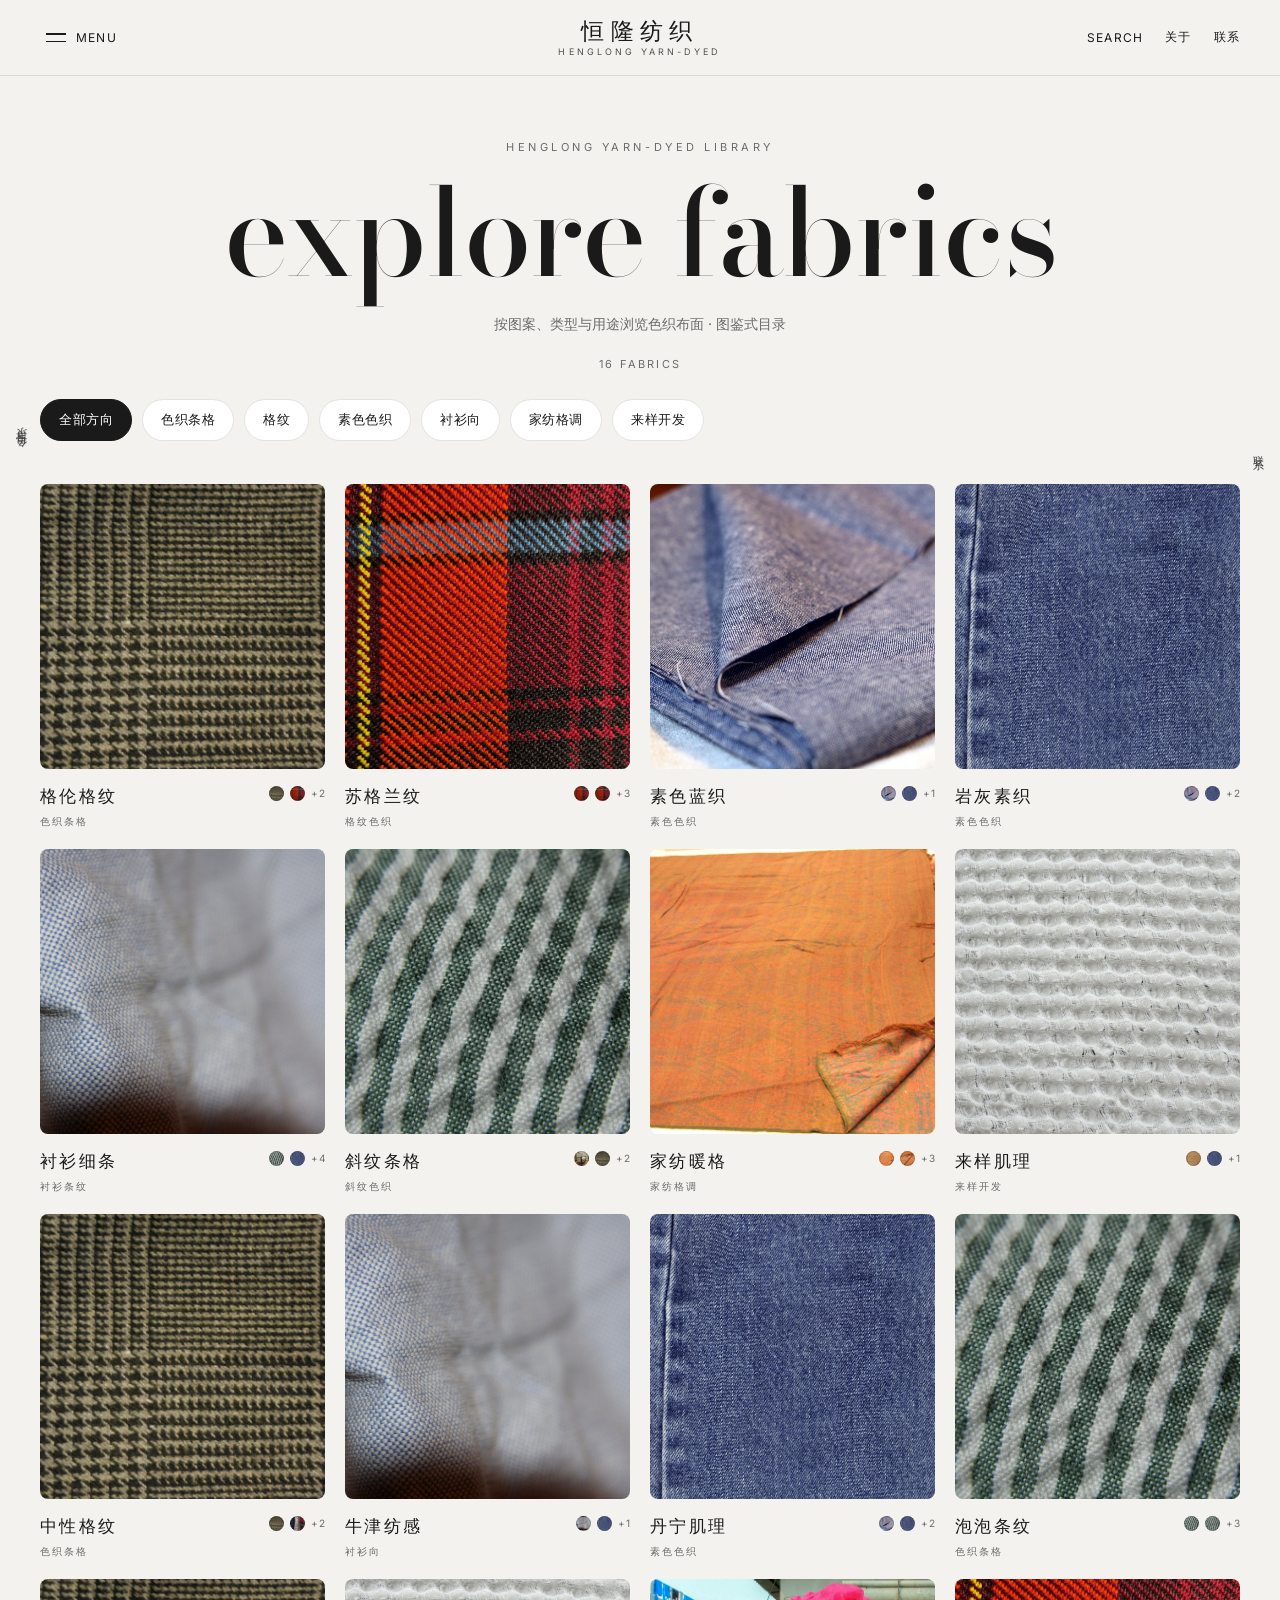
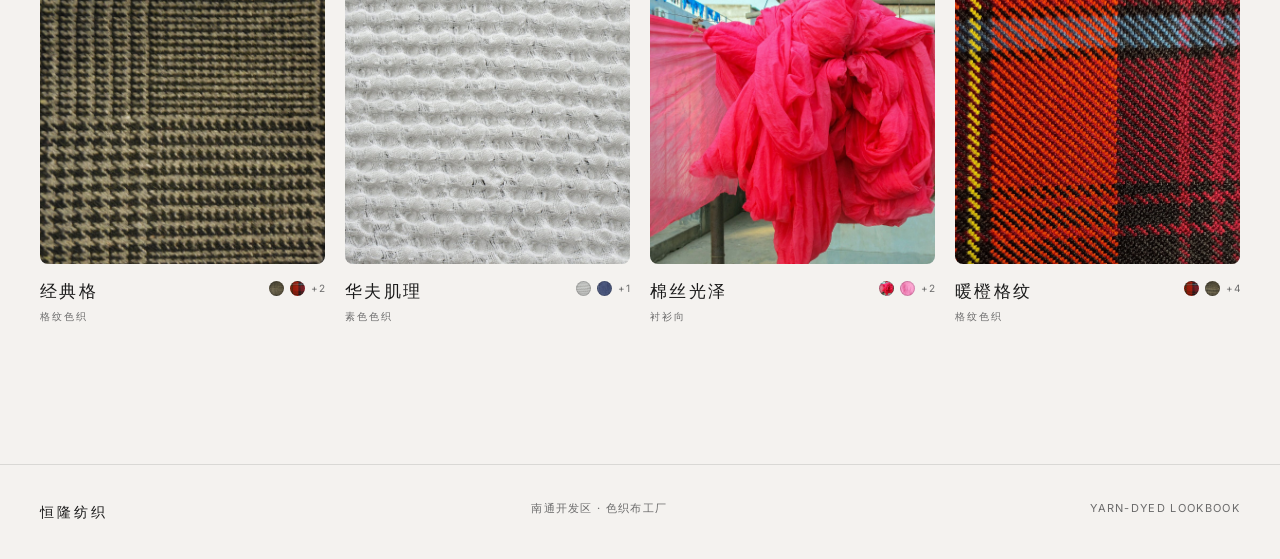
<file: products.html>
<!DOCTYPE html>
<html lang="zh-CN">
<head>
<meta charset="utf-8" />
<meta name="viewport" content="width=device-width, initial-scale=1" />
<title>探索布面 · 恒隆纺织</title>
<meta name="description" content="色织布面目录" />
<link rel="preconnect" href="https://fonts.googleapis.com" />
<link rel="preconnect" href="https://fonts.gstatic.com" crossorigin />
<link href="https://fonts.googleapis.com/css2?family=Bodoni+Moda:opsz,wght@6..96,400;6..96,500;6..96,600&family=Inter:wght@300;400;500&display=swap" rel="stylesheet" />
<link rel="stylesheet" href="css/style.css?v=45" />
<link rel="stylesheet" href="css/effects.css?v=45" />
</head>
<body>
<a class="side-rail left" href="products.html">色卡目录</a>
<a class="side-rail right" href="contact.html">联系</a>
<header class="site-header solid">
  <div class="header-left">
    <button class="menu-btn" type="button" data-menu-open aria-label="打开菜单">
      <span class="bars" aria-hidden="true"><span></span><span></span></span>Menu
    </button>
  </div>
  <a class="wordmark" href="index.html">恒隆纺织<small>Henglong Yarn-Dyed</small></a>
  <div class="header-right">
    <a href="products.html" class="hide-sm">Search</a>
    <a href="about.html" class="hide-sm">关于</a>
    <a href="contact.html">联系</a>
  </div>
</header>
<div class="nav-overlay" data-menu-close></div>
<aside class="nav-drawer" aria-label="菜单">
  <button class="close" type="button" data-menu-close>Close</button>
  <nav>
    <a href="index.html">色织图鉴</a>
    <a href="products.html">探索布面</a>
    <a href="about.html">关于恒隆</a>
    <a href="contact.html">联系我们</a>
  </nav>
  <div class="meta">南通开发区恒隆纺织有限公司<br/>色织布工厂 · 纱线染色后织造</div>
</aside>

<main class="page-main">
  <div class="explore-hero">
    <p class="eyebrow">Henglong Yarn-Dyed Library</p>
    <h1>explore fabrics</h1>
    <p class="explore-sub">按图案、类型与用途浏览色织布面 · 图鉴式目录</p>
    <p class="result-count" data-result-count></p>
  </div>
  <div class="pills-bar"><div class="pills">
    <button class="pill is-active" type="button" data-filter="all">全部方向</button>
    <button class="pill" type="button" data-filter="stripes">色织条格</button>
    <button class="pill" type="button" data-filter="checks">格纹</button>
    <button class="pill" type="button" data-filter="solid">素色色织</button>
    <button class="pill" type="button" data-filter="shirting">衬衫向</button>
    <button class="pill" type="button" data-filter="home">家纺格调</button>
    <button class="pill" type="button" data-filter="develop">来样开发</button>
  </div></div>
  <div class="fabric-grid">
<article class="fabric-card" data-cat="stripes" data-pattern="check" data-use="shirt">
  <div class="thumb"><img src="images/web/hl-01.jpg" alt="格伦格纹" /></div>
  <div class="fabric-meta">
    <div><h3>格伦格纹</h3><p class="type">色织条格</p></div>
    <div class="swatches"><i style="background-image:url(images/web/swatch-1.jpg)"></i><i style="background-image:url(images/web/swatch-2.jpg)"></i><span class="more">+2</span></div>
  </div>
</article>
<article class="fabric-card" data-cat="checks" data-pattern="check" data-use="shirt">
  <div class="thumb"><img src="images/web/hl-02.jpg" alt="苏格兰纹" /></div>
  <div class="fabric-meta">
    <div><h3>苏格兰纹</h3><p class="type">格纹色织</p></div>
    <div class="swatches"><i style="background-image:url(images/web/swatch-2.jpg)"></i><i style="background-image:url(images/web/hero.jpg)"></i><span class="more">+3</span></div>
  </div>
</article>
<article class="fabric-card" data-cat="solid" data-pattern="solid" data-use="shirt">
  <div class="thumb"><img src="images/web/hl-03.jpg" alt="素色蓝织" /></div>
  <div class="fabric-meta">
    <div><h3>素色蓝织</h3><p class="type">素色色织</p></div>
    <div class="swatches"><i style="background-image:url(images/web/swatch-4.jpg)"></i><i style="background-image:url(images/web/swatch-5.jpg)"></i><span class="more">+1</span></div>
  </div>
</article>
<article class="fabric-card" data-cat="solid" data-pattern="solid" data-use="home">
  <div class="thumb"><img src="images/web/hl-04.jpg" alt="岩灰素织" /></div>
  <div class="fabric-meta">
    <div><h3>岩灰素织</h3><p class="type">素色色织</p></div>
    <div class="swatches"><i style="background-image:url(images/web/solid.jpg)"></i><i style="background-image:url(images/web/swatch-5.jpg)"></i><span class="more">+2</span></div>
  </div>
</article>
<article class="fabric-card" data-cat="shirting" data-pattern="stripe" data-use="shirt">
  <div class="thumb"><img src="images/web/hl-05.jpg" alt="衬衫细条" /></div>
  <div class="fabric-meta">
    <div><h3>衬衫细条</h3><p class="type">衬衫条纹</p></div>
    <div class="swatches"><i style="background-image:url(images/web/swatch-3.jpg)"></i><i style="background-image:url(images/web/swatch-5.jpg)"></i><span class="more">+4</span></div>
  </div>
</article>
<article class="fabric-card" data-cat="stripes" data-pattern="stripe" data-use="shirt">
  <div class="thumb"><img src="images/web/hl-06.jpg" alt="斜纹条格" /></div>
  <div class="fabric-meta">
    <div><h3>斜纹条格</h3><p class="type">斜纹色织</p></div>
    <div class="swatches"><i style="background-image:url(images/web/stripes.jpg)"></i><i style="background-image:url(images/web/swatch-1.jpg)"></i><span class="more">+2</span></div>
  </div>
</article>
<article class="fabric-card" data-cat="home" data-pattern="check" data-use="home">
  <div class="thumb"><img src="images/web/hl-07.jpg" alt="家纺暖格" /></div>
  <div class="fabric-meta">
    <div><h3>家纺暖格</h3><p class="type">家纺格调</p></div>
    <div class="swatches"><i style="background-image:url(images/web/home.jpg)"></i><i style="background-image:url(images/web/home-alt.jpg)"></i><span class="more">+3</span></div>
  </div>
</article>
<article class="fabric-card" data-cat="develop" data-pattern="texture" data-use="develop">
  <div class="thumb"><img src="images/web/hl-08.jpg" alt="来样肌理" /></div>
  <div class="fabric-meta">
    <div><h3>来样肌理</h3><p class="type">来样开发</p></div>
    <div class="swatches"><i style="background-image:url(images/web/develop.jpg)"></i><i style="background-image:url(images/web/swatch-5.jpg)"></i><span class="more">+1</span></div>
  </div>
</article>
<article class="fabric-card" data-cat="checks" data-pattern="check" data-use="shirt">
  <div class="thumb"><img src="images/web/mosaic-1.jpg" alt="中性格纹" /></div>
  <div class="fabric-meta">
    <div><h3>中性格纹</h3><p class="type">色织条格</p></div>
    <div class="swatches"><i style="background-image:url(images/web/swatch-1.jpg)"></i><i style="background-image:url(images/web/checks-alt.jpg)"></i><span class="more">+2</span></div>
  </div>
</article>
<article class="fabric-card" data-cat="shirting" data-pattern="solid" data-use="shirt">
  <div class="thumb"><img src="images/web/mosaic-3.jpg" alt="牛津纺感" /></div>
  <div class="fabric-meta">
    <div><h3>牛津纺感</h3><p class="type">衬衫向</p></div>
    <div class="swatches"><i style="background-image:url(images/web/shirting.jpg)"></i><i style="background-image:url(images/web/swatch-5.jpg)"></i><span class="more">+1</span></div>
  </div>
</article>
<article class="fabric-card" data-cat="solid" data-pattern="texture" data-use="home">
  <div class="thumb"><img src="images/web/mosaic-5.jpg" alt="丹宁肌理" /></div>
  <div class="fabric-meta">
    <div><h3>丹宁肌理</h3><p class="type">素色色织</p></div>
    <div class="swatches"><i style="background-image:url(images/web/swatch-4.jpg)"></i><i style="background-image:url(images/web/solid-alt.jpg)"></i><span class="more">+2</span></div>
  </div>
</article>
<article class="fabric-card" data-cat="stripes" data-pattern="stripe" data-use="shirt">
  <div class="thumb"><img src="images/web/mosaic-6.jpg" alt="泡泡条纹" /></div>
  <div class="fabric-meta">
    <div><h3>泡泡条纹</h3><p class="type">色织条格</p></div>
    <div class="swatches"><i style="background-image:url(images/web/swatch-3.jpg)"></i><i style="background-image:url(images/web/stripes-alt.jpg)"></i><span class="more">+3</span></div>
  </div>
</article>
<article class="fabric-card" data-cat="checks" data-pattern="check" data-use="home">
  <div class="thumb"><img src="images/web/checks.jpg" alt="经典格" /></div>
  <div class="fabric-meta">
    <div><h3>经典格</h3><p class="type">格纹色织</p></div>
    <div class="swatches"><i style="background-image:url(images/web/checks.jpg)"></i><i style="background-image:url(images/web/swatch-2.jpg)"></i><span class="more">+2</span></div>
  </div>
</article>
<article class="fabric-card" data-cat="solid" data-pattern="texture" data-use="home">
  <div class="thumb"><img src="images/web/solid-warm.jpg" alt="华夫肌理" /></div>
  <div class="fabric-meta">
    <div><h3>华夫肌理</h3><p class="type">素色色织</p></div>
    <div class="swatches"><i style="background-image:url(images/web/solid-warm.jpg)"></i><i style="background-image:url(images/web/swatch-5.jpg)"></i><span class="more">+1</span></div>
  </div>
</article>
<article class="fabric-card" data-cat="shirting" data-pattern="solid" data-use="shirt">
  <div class="thumb"><img src="images/web/silk.jpg" alt="棉丝光泽" /></div>
  <div class="fabric-meta">
    <div><h3>棉丝光泽</h3><p class="type">衬衫向</p></div>
    <div class="swatches"><i style="background-image:url(images/web/silk.jpg)"></i><i style="background-image:url(images/web/shirting-alt.jpg)"></i><span class="more">+2</span></div>
  </div>
</article>
<article class="fabric-card" data-cat="checks" data-pattern="check" data-use="home">
  <div class="thumb"><img src="images/web/contact.jpg" alt="暖橙格纹" /></div>
  <div class="fabric-meta">
    <div><h3>暖橙格纹</h3><p class="type">格纹色织</p></div>
    <div class="swatches"><i style="background-image:url(images/web/contact.jpg)"></i><i style="background-image:url(images/web/swatch-1.jpg)"></i><span class="more">+4</span></div>
  </div>
</article>
  </div>
  <p class="empty-state" data-empty hidden>没有符合筛选的布面，试试清除 Pattern / Type / Use。</p>
  <div class="filter-dock">
    <div class="filter-left">
      <div class="drop" data-dim="pattern"><button type="button"><span data-label>Pattern</span></button>
        <div class="drop-panel">
          <button type="button" data-val="all" class="is-on">全部图案</button>
          <button type="button" data-val="check">格纹</button>
          <button type="button" data-val="stripe">条纹</button>
          <button type="button" data-val="solid">素色</button>
          <button type="button" data-val="texture">肌理</button>
        </div>
      </div>
      <div class="drop" data-dim="cat"><button type="button"><span data-label>Type</span></button>
        <div class="drop-panel">
          <button type="button" data-val="all" class="is-on">全部类型</button>
          <button type="button" data-val="stripes">色织条格</button>
          <button type="button" data-val="checks">格纹</button>
          <button type="button" data-val="solid">素色</button>
          <button type="button" data-val="shirting">衬衫向</button>
        </div>
      </div>
      <div class="drop" data-dim="use"><button type="button"><span data-label>Use</span></button>
        <div class="drop-panel">
          <button type="button" data-val="all" class="is-on">全部用途</button>
          <button type="button" data-val="shirt">衬衫 / 成衣</button>
          <button type="button" data-val="home">家纺</button>
          <button type="button" data-val="develop">来样开发</button>
        </div>
      </div>
    </div>
    <div class="view-toggle">
      <button type="button" data-view="list">Line</button>
      <button type="button" class="is-active" data-view="grid">Grid</button>
    </div>
  </div>
  <a class="to-top" href="#" onclick="window.scrollTo({top:0,behavior:'smooth'});return false;" aria-label="回到顶部">↑</a>
</main>

<footer class="site-footer">
  <div class="brand">恒隆纺织</div>
  <div>南通开发区 · 色织布工厂</div>
  <div>Yarn-Dyed Lookbook</div>
</footer>
<script src="js/main.js?v=17"></script>
<script src="js/effects.js?v=45"></script>
</body></html>
</file>
<file: css/style.css>
/* Henglong deep structural homage to Etro Textiles art direction.
   Measured cues: header ~76px; bg #F4F2EF/#1A1A1A; fabrics grid 4×~325px gap 20px pad 0 40px;
   display serif titles; Inter UI; square cards; pill filters; floating Pattern/Type/Use + Line/Grid.
   No Etro assets, IvyMode files, logos, or proprietary CSS copied. */
:root{
  --ink:#1a1a1a;
  --muted:#6b6b6b;
  --bg:#f4f2ef;
  --white:#fff;
  --line:rgba(26,26,26,.12);
  --gap:20px;
  --pad-x:40px;
  --header:76px;
  --radius:12px;
  --serif:"Bodoni Moda","Cormorant Garamond",Georgia,serif;
  --sans:Inter,"Helvetica Neue",Arial,sans-serif;
  --ease:cubic-bezier(.22,1,.36,1);
}
*{box-sizing:border-box}
html{scroll-behavior:smooth}
body{margin:0;background:var(--bg);color:var(--ink);font-family:var(--sans);font-weight:400;-webkit-font-smoothing:antialiased}
img{display:block;max-width:100%;height:auto}
a{color:inherit;text-decoration:none}
button,input,select{font:inherit;color:inherit;background:none;border:0;cursor:pointer}
ul{margin:0;padding:0;list-style:none}

/* Side rails (Etro: vertical TRIMMINGS / CONTACT) */
.side-rail{
  position:fixed;top:50%;z-index:90;transform:translateY(-50%);
  writing-mode:vertical-rl;text-orientation:mixed;
  font-size:11px;letter-spacing:.28em;text-transform:uppercase;
  color:var(--ink);opacity:.85;
}
.side-rail.left{left:14px;transform:translateY(-50%) rotate(180deg)}
.side-rail.right{right:14px}
.side-rail a:hover{opacity:.5}

/* Header */
.site-header{
  position:fixed;inset:0 0 auto 0;height:var(--header);z-index:100;
  display:grid;grid-template-columns:1fr auto 1fr;align-items:center;
  padding:0 var(--pad-x);
  transition:background .35s var(--ease), color .35s var(--ease), backdrop-filter .35s;
}
.site-header.on-hero{background:transparent;color:#fff}
.site-header.on-hero .bars span{background:#fff}
.site-header.solid{background:rgba(244,242,239,.94);backdrop-filter:blur(12px);color:var(--ink);border-bottom:1px solid var(--line)}
.header-left,.header-right{display:flex;align-items:center;gap:22px}
.header-right{justify-content:flex-end;font-size:12px;letter-spacing:.1em;text-transform:uppercase}
.menu-btn{display:inline-flex;align-items:center;gap:10px;font-size:12px;letter-spacing:.1em;text-transform:uppercase}
.bars{width:20px;height:9px;display:flex;flex-direction:column;justify-content:space-between}
.bars span{height:1.5px;background:currentColor;display:block}
.wordmark{
  font-family:var(--serif);font-weight:500;font-size:clamp(18px,1.8vw,26px);
  letter-spacing:.28em;text-transform:uppercase;text-align:center;line-height:1.05
}
.wordmark small{display:block;font-family:var(--sans);font-size:9px;letter-spacing:.34em;margin-top:4px;font-weight:400;opacity:.75}

/* Drawer */
.nav-overlay{position:fixed;inset:0;background:rgba(26,26,26,.4);opacity:0;pointer-events:none;transition:opacity .35s;z-index:110}
.nav-overlay.open{opacity:1;pointer-events:auto}
.nav-drawer{
  position:fixed;left:0;top:0;bottom:0;width:min(400px,92vw);background:var(--bg);z-index:120;
  transform:translateX(-104%);transition:transform .45s var(--ease);padding:28px 36px 40px;display:flex;flex-direction:column;gap:28px
}
.nav-drawer.open{transform:none}
.nav-drawer .close{font-size:12px;letter-spacing:.14em;text-transform:uppercase;align-self:flex-start}
.nav-drawer nav a{display:block;font-family:var(--serif);font-size:clamp(30px,4vw,44px);letter-spacing:.04em;padding:8px 0;line-height:1.15}
.nav-drawer nav a:hover{opacity:.45}
.nav-drawer .meta{margin-top:auto;font-size:12px;line-height:1.7;color:var(--muted);letter-spacing:.04em}

/* HOME HERO — one viewport */
.hero{
  position:relative;min-height:100vh;min-height:100dvh;display:grid;place-items:center;overflow:hidden;color:#fff
}
.hero-media{position:absolute;inset:0}
.hero-media img{width:100%;height:100%;object-fit:cover;filter:brightness(.62) contrast(1.05) saturate(1.05)}
.hero-content{position:relative;z-index:1;text-align:center;padding:24px}
.hero-kicker{font-size:12px;letter-spacing:.36em;text-transform:uppercase;margin-bottom:18px;font-weight:400}
.hero-title{
  font-family:var(--serif);font-weight:500;margin:0;
  font-size:clamp(48px,9vw,120px);line-height:.92;letter-spacing:.04em;text-transform:uppercase
}
.hero-title span{display:block}
.ghost-btn{
  display:inline-flex;align-items:center;justify-content:center;margin-top:34px;
  min-width:250px;padding:15px 28px;border:1px solid rgba(255,255,255,.9);border-radius:999px;
  font-size:11px;letter-spacing:.22em;text-transform:uppercase;transition:background .3s,color .3s
}
.ghost-btn:hover{background:#fff;color:var(--ink)}
.ghost-btn.dark{border-color:var(--ink);color:var(--ink)}
.ghost-btn.dark:hover{background:var(--ink);color:#fff}
.scroll-cue{
  position:absolute;bottom:28px;left:50%;transform:translateX(-50%);z-index:1;
  font-size:10px;letter-spacing:.32em;text-transform:uppercase;opacity:.8
}
.scroll-cue::after{content:"";display:block;width:1px;height:42px;margin:12px auto 0;background:rgba(255,255,255,.75)}

/* Home intro band */
.intro-band{padding:88px var(--pad-x);text-align:center;max-width:920px;margin:0 auto}
.intro-band .eyebrow{font-size:11px;letter-spacing:.3em;text-transform:uppercase;color:var(--muted);margin-bottom:18px}
.intro-band p{font-family:var(--serif);font-size:clamp(22px,2.6vw,34px);line-height:1.45;margin:0;font-weight:400}

/* Collection storytelling rows (home lookbook) */
.collection-block{padding:24px 0 72px}
.collection-block .head{padding:0 var(--pad-x) 22px;display:flex;justify-content:space-between;align-items:end;gap:20px}
.collection-block .head h2{font-family:var(--serif);font-weight:500;font-size:clamp(28px,3.5vw,48px);letter-spacing:.06em;text-transform:uppercase;margin:0}
.collection-block .head p{max-width:420px;color:var(--muted);font-size:14px;line-height:1.6;margin:0}
.rail{
  display:grid;grid-auto-flow:column;grid-auto-columns:minmax(280px,360px);
  gap:var(--gap);overflow-x:auto;padding:0 var(--pad-x) 12px;scroll-snap-type:x mandatory;
  scrollbar-width:none
}
.rail::-webkit-scrollbar{display:none}
.rail-card{scroll-snap-align:start}
.rail-card .thumb{aspect-ratio:1;overflow:hidden;border-radius:var(--radius);background:#ddd}
.rail-card .thumb img{width:100%;height:100%;object-fit:cover;transition:transform .8s var(--ease)}
.rail-card:hover .thumb img{transform:scale(1.06)}
.rail-card .cap{margin-top:14px}
.rail-card .cap strong{display:block;font-family:var(--serif);font-weight:500;font-size:22px;letter-spacing:.12em;text-transform:uppercase}
.rail-card .cap span{display:block;margin-top:4px;font-size:10px;letter-spacing:.18em;text-transform:uppercase;color:var(--muted)}
.collection-cta{padding:18px var(--pad-x) 0}

/* Statement image split */
.velvet-band{
  display:grid;grid-template-columns:1.1fr .9fr;min-height:70vh;margin-top:40px
}
.velvet-band .visual{position:relative;min-height:420px}
.velvet-band .visual img{position:absolute;inset:0;width:100%;height:100%;object-fit:cover}
.velvet-band .copy{display:grid;place-items:center;padding:64px var(--pad-x);text-align:center;background:var(--ink);color:#fff}
.velvet-band .copy .eyebrow{font-size:11px;letter-spacing:.3em;text-transform:uppercase;opacity:.7;margin-bottom:16px}
.velvet-band .copy h2{font-family:var(--serif);font-weight:500;font-size:clamp(36px,5vw,64px);letter-spacing:.06em;text-transform:uppercase;margin:0 0 18px;line-height:1}
.velvet-band .copy p{max-width:360px;margin:0 auto 28px;line-height:1.65;opacity:.85;font-size:15px}

/* PRODUCTS / explore fabrics */
.page-main{padding-top:var(--header)}
.explore-hero{padding:48px var(--pad-x) 8px;text-align:center}
.explore-hero h1{
  font-family:var(--serif);font-weight:500;font-size:clamp(42px,7vw,96px);
  letter-spacing:.02em;text-transform:lowercase;margin:0;line-height:1
}
.pills-bar{
  position:sticky;top:var(--header);z-index:70;background:rgba(244,242,239,.94);backdrop-filter:blur(10px);
  padding:16px 0 14px;border-bottom:1px solid transparent
}
.pills{display:flex;gap:10px;overflow-x:auto;padding:0 var(--pad-x);scrollbar-width:none}
.pills::-webkit-scrollbar{display:none}
.pill{
  flex:0 0 auto;padding:11px 18px;border-radius:999px;background:var(--white);border:1px solid var(--line);
  font-size:13px;letter-spacing:.04em;color:var(--ink);white-space:nowrap;transition:.2s
}
.pill.is-active,.pill:hover{background:var(--ink);color:#fff;border-color:var(--ink)}

/* Exact-ish 4-col vw grid */
.fabric-grid{
  display:grid;
  grid-template-columns:repeat(4, calc(25vw - 2.1875rem));
  justify-content:center;
  gap:var(--gap);
  padding:28px var(--pad-x) 140px;
}
.fabric-grid.is-list{grid-template-columns:1fr;max-width:920px;margin:0 auto}
.fabric-grid.is-list .fabric-card{display:grid;grid-template-columns:200px 1fr;gap:24px;align-items:center}
.fabric-card .thumb{aspect-ratio:1;overflow:hidden;border-radius:var(--radius);background:#e6e2dc}
.fabric-card .thumb img{width:100%;height:100%;object-fit:cover;transition:transform .75s var(--ease)}
.fabric-card:hover .thumb img{transform:scale(1.05)}
.fabric-meta{display:flex;justify-content:space-between;align-items:flex-start;gap:10px;margin-top:14px}
.fabric-meta h3{margin:0;font-family:var(--serif);font-weight:500;font-size:clamp(16px,1.3vw,22px);letter-spacing:.14em;text-transform:uppercase}
.fabric-meta .type{margin:6px 0 0;font-size:10px;letter-spacing:.2em;text-transform:uppercase;color:var(--muted)}
.swatches{display:flex;align-items:center;gap:6px;padding-top:3px}
.swatches i{width:15px;height:15px;border-radius:50%;border:1px solid rgba(0,0,0,.15);background-size:cover;background-position:center}
.swatches .more{font-size:10px;letter-spacing:.04em;color:var(--muted)}

/* Floating filter dock */
.filter-dock{
  position:fixed;left:var(--pad-x);right:var(--pad-x);bottom:22px;z-index:80;
  display:flex;justify-content:space-between;align-items:center;pointer-events:none
}
.filter-dock > *{pointer-events:auto}
.filter-left{display:flex;gap:8px;flex-wrap:wrap}
.drop{
  position:relative;background:rgba(255,255,255,.94);border:1px solid var(--line);border-radius:999px;
  box-shadow:0 10px 30px rgba(0,0,0,.06)
}
.drop > button{padding:12px 18px;font-size:12px;letter-spacing:.08em;display:inline-flex;gap:8px;align-items:center}
.drop > button::after{content:"";width:6px;height:6px;border-right:1px solid currentColor;border-bottom:1px solid currentColor;transform:rotate(45deg);margin-top:-3px}
.drop-panel{
  display:none;position:absolute;left:0;bottom:calc(100% + 8px);min-width:180px;
  background:#fff;border:1px solid var(--line);border-radius:14px;padding:8px;box-shadow:0 16px 40px rgba(0,0,0,.1)
}
.drop.open .drop-panel{display:block}
.drop-panel button{display:block;width:100%;text-align:left;padding:10px 12px;border-radius:8px;font-size:13px}
.drop-panel button:hover,.drop-panel button.is-on{background:var(--bg)}
.view-toggle{display:flex;background:rgba(255,255,255,.94);border:1px solid var(--line);border-radius:999px;overflow:hidden;box-shadow:0 10px 30px rgba(0,0,0,.06)}
.view-toggle button{padding:12px 16px;font-size:11px;letter-spacing:.14em;text-transform:uppercase}
.view-toggle button.is-active{background:var(--ink);color:#fff}
.to-top{
  position:fixed;right:22px;bottom:86px;z-index:80;width:42px;height:42px;border-radius:50%;
  background:#2f6b4f;color:#fff;display:grid;place-items:center;font-size:16px;box-shadow:0 8px 24px rgba(0,0,0,.15)
}

/* About / Contact editorial */
.page-hero{padding:calc(var(--header) + 56px) var(--pad-x) 28px;text-align:center}
.page-hero .eyebrow{font-size:11px;letter-spacing:.3em;text-transform:uppercase;color:var(--muted)}
.page-hero h1{font-family:var(--serif);font-weight:500;font-size:clamp(42px,6vw,72px);letter-spacing:.06em;text-transform:uppercase;margin:12px 0}
.page-hero p{max-width:560px;margin:0 auto;color:var(--muted);line-height:1.7}
.split{display:grid;grid-template-columns:1.15fr .85fr;gap:48px;padding:40px var(--pad-x) 80px;max-width:1280px;margin:0 auto;align-items:center}
.split.rev{grid-template-columns:.85fr 1.15fr}
.split .photo{aspect-ratio:4/5;overflow:hidden;border-radius:var(--radius)}
.split .photo img{width:100%;height:100%;object-fit:cover}
.split .label{font-size:11px;letter-spacing:.24em;text-transform:uppercase;color:var(--muted);margin-bottom:12px}
.split h2{font-family:var(--serif);font-weight:500;font-size:clamp(30px,4vw,44px);letter-spacing:.05em;text-transform:uppercase;margin:0 0 16px}
.split p{color:var(--muted);line-height:1.75;margin:0 0 14px}
.contact-wrap{display:grid;grid-template-columns:1fr 1.05fr;gap:28px;padding:20px var(--pad-x) 100px;max-width:1200px;margin:0 auto}
.contact-wrap .photo{min-height:560px;border-radius:var(--radius);overflow:hidden}
.contact-wrap .photo img{width:100%;height:100%;object-fit:cover}
.panel{background:#fff;border:1px solid var(--line);border-radius:var(--radius);padding:32px}
.panel h2{font-family:var(--serif);font-weight:500;letter-spacing:.1em;text-transform:uppercase;font-size:28px;margin:0 0 6px}
.panel .sub{color:var(--muted);margin-bottom:22px;font-size:14px}
.kv{display:grid;gap:12px;margin-bottom:24px}
.kv div{display:grid;grid-template-columns:100px 1fr;gap:12px;padding-bottom:12px;border-bottom:1px solid var(--line);font-size:14px}
.kv dt{font-size:11px;letter-spacing:.12em;text-transform:uppercase;color:var(--muted)}
.form{display:grid;gap:10px}
.form label{font-size:11px;letter-spacing:.14em;text-transform:uppercase;color:var(--muted)}
.form input,.form select,.form textarea{width:100%;padding:12px 14px;border:1px solid var(--line);border-radius:8px;background:var(--bg)}
.form textarea{min-height:120px;resize:vertical}
.form .submit{margin-top:8px;background:var(--ink);color:#fff;border-radius:999px;padding:14px 18px;letter-spacing:.18em;text-transform:uppercase;font-size:11px}

/* Minimal footer (Etro catalog is chrome-light) */
.site-footer{border-top:1px solid var(--line);padding:36px var(--pad-x);display:flex;justify-content:space-between;gap:20px;flex-wrap:wrap;font-size:11px;letter-spacing:.12em;text-transform:uppercase;color:var(--muted)}
.site-footer .brand{font-family:var(--serif);color:var(--ink);letter-spacing:.22em;font-size:14px}

.reveal{opacity:0;transform:translateY(16px);transition:opacity .7s var(--ease),transform .7s var(--ease)}
.reveal.in{opacity:1;transform:none}

@media (max-width:1100px){
  .fabric-grid{grid-template-columns:repeat(3,minmax(0,1fr))}
  .velvet-band{grid-template-columns:1fr}
  .side-rail{display:none}
}
@media (max-width:800px){
  :root{--pad-x:18px}
  .fabric-grid{grid-template-columns:repeat(2,minmax(0,1fr));padding-bottom:180px}
  .split,.split.rev,.contact-wrap{grid-template-columns:1fr}
  .contact-wrap .photo{min-height:280px}
  .header-right .hide-sm{display:none}
  .filter-dock{flex-direction:column;align-items:stretch;gap:10px}
  .wordmark{letter-spacing:.16em;font-size:15px}
}


/* v3 type rhythm + lookbook chrome */
.collection-block .head .eyebrow{font-size:10px;letter-spacing:.28em;text-transform:uppercase;color:var(--muted);margin-bottom:10px}
.collection-block .head h2{font-size:clamp(32px,4.2vw,56px);letter-spacing:.04em;line-height:1.05}
.intro-band{padding:110px var(--pad-x) 96px;max-width:980px}
.intro-band p{font-size:clamp(18px,2.1vw,26px);line-height:1.55;margin:0 0 14px;color:var(--muted)}
.intro-band .lead{font-family:var(--serif);font-size:clamp(26px,3.2vw,42px);line-height:1.35;color:var(--ink);margin:0}
.rail{mask-image:linear-gradient(90deg,transparent,#000 2.5%,#000 96%,transparent);-webkit-mask-image:linear-gradient(90deg,transparent,#000 2.5%,#000 96%,transparent)}
.rail-card .cap strong{font-size:clamp(18px,1.6vw,26px)}
.explore-hero{padding:64px var(--pad-x) 12px}
.explore-hero .eyebrow{font-size:11px;letter-spacing:.32em;text-transform:uppercase;color:var(--muted);margin:0 0 18px}
.explore-hero h1{font-size:calc(clamp(64px,11vw,168px) * var(--hs,1));letter-spacing:-.01em}
.explore-sub{max-width:420px;margin:18px auto 0;color:var(--muted);font-size:14px;line-height:1.65}
.result-count{margin:22px 0 0;font-size:11px;letter-spacing:.2em;text-transform:uppercase;color:var(--muted)}
.empty-state{text-align:center;padding:48px var(--pad-x) 80px;color:var(--muted);font-size:14px;letter-spacing:.06em}
.fabric-grid.is-list{max-width:1040px;padding-left:var(--pad-x);padding-right:var(--pad-x)}
.pills-bar.stuck{border-bottom-color:var(--line)}
</file>
<file: css/effects.css>
/* Effects layer — original Henglong code, Etro-like behaviour (no proprietary assets). */
html{scroll-behavior:auto}
.site-header{transition:transform .55s cubic-bezier(.7,0,.3,1),background-color .45s,color .45s,border-color .45s}
.site-header.hide{transform:translateY(-105%)}
.site-header.on-hero .wordmark small{opacity:.9}

/* ---- pinned lookbook stage ---- */
.stage{position:relative;height:6400vh;background:#F4F2EF;overscroll-behavior:contain}
.stage-pin{
  position:sticky;top:0;
  height:100vh;height:100dvh;height:100svh;height:100lvh;
  min-height:100vh;min-height:100dvh;min-height:100svh;min-height:100lvh;
  overflow:hidden;isolation:isolate;background:#F4F2EF;
  /* fully locked full-screen pin — no scale drift */
  transform:translate3d(0,0,0);
  contain:paint layout style;
  backface-visibility:hidden;
  -webkit-backface-visibility:hidden;
  touch-action:pan-y;
  overscroll-behavior:none;
  width:100%;
  max-height:100lvh;
}
.stage-cream{
  position:absolute;inset:0;z-index:0;pointer-events:none;background:#F4F2EF;
  transform:translate3d(0,calc((1 - var(--hc,var(--hw,var(--hp,0))))*112%),0);
  will-change:transform;
}
.stage-hero{
  position:absolute;inset:0;z-index:4;overflow:hidden;will-change:transform,mask-image,opacity;
  /* soft curtain wipe — --hw peels slightly ahead of type (--hp) */
  -webkit-mask-image:linear-gradient(
    212deg,
    #000 0%,
    #000 calc((1 - var(--hw,var(--hp,0))) * 100% - 6vh),
    rgba(0,0,0,.996) calc((1 - var(--hw,var(--hp,0))) * 100% + 1vh),
    rgba(0,0,0,.92) calc((1 - var(--hw,var(--hp,0))) * 100% + 7vh),
    rgba(0,0,0,.7) calc((1 - var(--hw,var(--hp,0))) * 100% + 14vh),
    rgba(0,0,0,.4) calc((1 - var(--hw,var(--hp,0))) * 100% + 22vh),
    rgba(0,0,0,.18) calc((1 - var(--hw,var(--hp,0))) * 100% + 30vh),
    rgba(0,0,0,.06) calc((1 - var(--hw,var(--hp,0))) * 100% + 38vh),
    transparent calc((1 - var(--hw,var(--hp,0))) * 100% + 52vh)
  );
  mask-image:linear-gradient(
    212deg,
    #000 0%,
    #000 calc((1 - var(--hw,var(--hp,0))) * 100% - 6vh),
    rgba(0,0,0,.996) calc((1 - var(--hw,var(--hp,0))) * 100% + 1vh),
    rgba(0,0,0,.92) calc((1 - var(--hw,var(--hp,0))) * 100% + 7vh),
    rgba(0,0,0,.7) calc((1 - var(--hw,var(--hp,0))) * 100% + 14vh),
    rgba(0,0,0,.4) calc((1 - var(--hw,var(--hp,0))) * 100% + 22vh),
    rgba(0,0,0,.18) calc((1 - var(--hw,var(--hp,0))) * 100% + 30vh),
    rgba(0,0,0,.06) calc((1 - var(--hw,var(--hp,0))) * 100% + 38vh),
    transparent calc((1 - var(--hw,var(--hp,0))) * 100% + 52vh)
  );
  /* silk peel — retain midwipe fabric mass across center */
  transform:translate3d(calc(var(--hw,var(--hp,0))*-1.1vw),calc(var(--hw,var(--hp,0))*-14vh),0) scale(calc(1 - var(--hw,var(--hp,0))*.048)) rotate(calc(var(--hw,var(--hp,0))*-0.2deg));
  opacity:calc(1 - var(--hw,var(--hp,0))*0.028);
  pointer-events:auto;
}
.stage[data-phase="2"] .stage-hero{pointer-events:none}
.stage-hero::before{
  content:"";position:absolute;inset:-8%;z-index:5;pointer-events:none;
  background:linear-gradient(
    212deg,
    transparent 0%,
    transparent calc((1 - var(--hw,var(--hp,0))) * 100% - 1vh),
    rgba(255,255,255,0) calc((1 - var(--hw,var(--hp,0))) * 100% + 4vh),
    rgba(255,255,255,.16) calc((1 - var(--hw,var(--hp,0))) * 100% + 9vh),
    rgba(255,255,255,.3) calc((1 - var(--hw,var(--hp,0))) * 100% + 12vh),
    rgba(255,255,255,.14) calc((1 - var(--hw,var(--hp,0))) * 100% + 16vh),
    transparent calc((1 - var(--hw,var(--hp,0))) * 100% + 26vh),
    transparent 100%
  );
  opacity:calc(var(--hw,var(--hp,0)) * (1 - var(--hw,var(--hp,0))) * 8.5);
  filter:blur(.75px);mix-blend-mode:soft-light;
}
.stage-hero .hero-media{position:absolute;inset:-10% 0 -4%}
.stage-hero .hero-media img{
  width:100%;height:100%;object-fit:cover;
  transform:scale(calc(1.34 - var(--p0,0)*.24 - var(--hp,0)*.07)) translate3d(calc(var(--hp,0)*3vw),calc(var(--hp,0)*-8vh),0);
  filter:brightness(calc(.66 + var(--p0,0)*.12 - var(--hp,0)*.1));
  animation:kb 2.8s cubic-bezier(.2,.7,.2,1) both;
}
.stage-hero::after{
  content:"";position:absolute;inset:0;
  background:linear-gradient(180deg,rgba(0,0,0,.32),rgba(0,0,0,.05) 40%,rgba(0,0,0,.55));
  opacity:calc(1 - var(--hp,0)*.9);
}
@keyframes kb{from{filter:brightness(.5);transform:scale(1.4)}}

.stage-hero .hero-content{
  position:absolute;z-index:2;left:0;right:0;bottom:14vh;text-align:center;color:#fff;
  padding:0 24px;max-width:920px;margin:0 auto;
  transition:opacity .5s,transform .75s cubic-bezier(.2,.7,.2,1);
  will-change:opacity,transform;
  opacity:calc(1 - var(--hp,0)*1.35);
  transform:translateY(calc(var(--hp,0)*-40px));
}
.stage-hero .hero-content.second{opacity:0;transform:translateY(48px);pointer-events:none}
.stage-hero .hero-content.second p{font-size:15px;line-height:1.75;opacity:.92;margin:18px auto 0;max-width:520px}
.stage[data-phase="1"] .hero-content.first,
.stage[data-phase="1"] .hero-content.second,
.stage[data-phase="2"] .hero-content.first,
.stage[data-phase="2"] .hero-content.second{opacity:0;transform:translateY(-40px);pointer-events:none}

.hero-title .line{display:block;overflow:hidden}
.hero-title .line>span{display:inline-block;transform:translateY(110%);animation:up 1.15s cubic-bezier(.16,1,.3,1) forwards}
.hero-title .line:nth-child(2)>span{animation-delay:.14s}
.hero-title.sm{font-size:clamp(36px,5.2vw,76px);letter-spacing:.02em}
@keyframes up{to{transform:none}}
.hero-kicker.split,.stage-hero .ghost-btn{opacity:0;animation:fade .95s .5s forwards}
.stage-hero .ghost-btn{animation-delay:.78s}
.stage-hero .hero-content.second .hero-kicker{opacity:.9;animation:none}
@keyframes fade{from{opacity:0;transform:translateY(16px)}to{opacity:1;transform:none}}

.scroll-cue{
  position:absolute;z-index:2;bottom:28px;left:50%;transform:translateX(-50%);
  color:#fff;font:500 11px Inter,sans-serif;letter-spacing:.2em;text-transform:uppercase;
  opacity:calc(1 - var(--hp,0)*2.2);transition:opacity .3s;pointer-events:none
}
.scroll-cue::after{content:"";display:block;width:1px;height:36px;margin:10px auto 0;background:#fff;transform-origin:top;animation:cue 1.8s infinite}
@keyframes cue{0%{transform:scaleY(0)}50%{transform:scaleY(1);transform-origin:top}51%{transform-origin:bottom}100%{transform:scaleY(0);transform-origin:bottom}}

.stage-progress{position:absolute;z-index:6;right:26px;top:50%;transform:translateY(-50%);display:flex;flex-direction:column;gap:12px;align-items:center}
.stage-progress::before{
  content:"";position:absolute;top:-36px;bottom:-36px;width:1px;background:rgba(26,26,26,.14);
  transform:scaleY(var(--ps,var(--p,0)));transform-origin:top;opacity:.75
}
.stage[data-phase="0"] .stage-progress::before{background:rgba(255,255,255,.35)}
.stage-progress i{width:6px;height:6px;border-radius:999px;background:rgba(26,26,26,.22);transition:width .45s,height .45s,background .4s,box-shadow .4s;position:relative;z-index:1}
.stage[data-phase="0"] .stage-progress i{background:rgba(255,255,255,.38)}
.stage[data-phase="0"] .stage-progress i:nth-child(1){background:#fff;width:6px;height:22px;box-shadow:0 0 0 3px rgba(255,255,255,.22)}
.stage[data-phase="1"] .stage-progress i:nth-child(2),
.stage[data-phase="2"] .stage-progress i:nth-child(3){background:#1A1A1A;width:6px;height:22px}

/* giant type behind floats — fully revealed after wipe */
.stage-giant{
  position:absolute;inset:0;z-index:1;display:flex;flex-direction:column;align-items:center;justify-content:center;
  font-family:"Bodoni Moda",serif;color:#050505;line-height:.46;
  letter-spacing:calc(-.12em + var(--sp,0)*.2em + var(--hold,0)*.16em + var(--cross,0)*.16em);
  font-size:calc(48.5vw * var(--gs,1));
  line-height:.408;
  transform:perspective(700px) rotateX(calc(var(--depth,0)*-6deg)) translate3d(0,calc((1 - var(--hp,0))*30vh + var(--fp,0)*-0.6vh),0) scale(calc(.14 + var(--hp,0)*.86 + var(--hold,0)*.76 + var(--pop,0)*.52 + var(--cross,0)*.24));
  /* rise opacity faster mid-wipe so type reads under peeling hero */
  opacity:min(1, calc(var(--hp,0) * 6));
  user-select:none;pointer-events:none;text-align:center;
  text-shadow:
    0 calc(2px + var(--cross,0)*34px) calc(42px + var(--depth,0)*60px) rgba(0,0,0,calc(.12 + var(--cross,0)*.34)),
    calc(var(--cross,0)*-16px) calc(var(--cross,0)*14px) calc(30px + var(--cross,0)*38px) rgba(0,0,0,calc(var(--cross,0)*.2)),
    calc(var(--cross,0)*14px) calc(var(--cross,0)*-7px) calc(24px + var(--cross,0)*26px) rgba(0,0,0,calc(var(--cross,0)*.14));
  /* quartic snap — clears even earlier midwipe */
  filter:contrast(1.58) blur(calc((1 - var(--hp,0)) * (1 - var(--hp,0)) * (1 - var(--hp,0)) * (1 - var(--hp,0)) * 6.5px));
  will-change:transform,opacity,letter-spacing,filter;
  transform-style:preserve-3d;
}
.stage-giant span{display:block;white-space:nowrap;will-change:transform,opacity}
/* line stagger on reveal; stay centered while early cards cross; split via --sp */
.stage-giant .g1{
  transform:translate3d(calc(var(--sp,0)*-70vw), calc((1 - var(--hp,0))*0.8vh), 0);
  opacity:calc(0.78 + var(--hp,0)*.22);
}
.stage-giant .g2{
  transform:translate3d(calc(var(--sp,0)*70vw), calc((1 - var(--hp2,0))*7vh), 0);
  opacity:calc(0.56 + var(--hp2,0)*.44);
  margin-top:0;
}
.stage-veil{
  position:absolute;inset:0;z-index:2;pointer-events:none;
  background:radial-gradient(ellipse at 50% 48%,transparent 22%,rgba(244,242,239,.18) 64%,rgba(244,242,239,.4) 100%);
  opacity:calc(var(--hp,0)*.16 + var(--fp,0)*.1 - var(--cross,0)*.06);
}

/* floating tilted polaroid cards crossing type */
.stage-floats{
  position:absolute;inset:0;z-index:3;pointer-events:none;perspective:2200px;
  -webkit-mask-image:linear-gradient(90deg,transparent 0%,#000 5%,#000 95%,transparent 100%);
  mask-image:linear-gradient(90deg,transparent 0%,#000 5%,#000 95%,transparent 100%);
}
.stage-floats .track{
  position:absolute;top:0;left:0;height:100%;display:flex;align-items:flex-start;
  gap:clamp(12px,2.1vw,40px);padding-left:58vw;padding-right:70vw;will-change:transform,filter;
  transform-style:preserve-3d;
  filter:blur(calc(var(--scrub,0)*0.12px));
}
.float-card{
  pointer-events:auto;align-self:flex-start;height:auto;position:relative;flex:0 0 auto;
  width:clamp(188px,18.4vw,286px);margin-top:var(--t);margin-left:var(--mx,0px);
  transform-origin:50% 62%;
  transform:
    translate3d(0, calc(var(--bob,0)*1px - var(--lift,0)*1px + var(--rowy,0)*1px), var(--z,0px))
    rotate(calc(var(--r) * (1.7 + var(--punch,0)*1.1) + var(--spin,0deg) + var(--tilt,0deg) + var(--lean,0deg)))
    rotateY(calc(var(--ry,0deg) * 0.5))
    rotateX(calc(var(--rx,0deg) * 0.55))
    scale(calc(var(--fs,1) * var(--enter,1) * (1 + var(--punch,0)*.95)));
  background:#fff;border-radius:12px;
  box-shadow:
    calc(var(--shx,0)*1px) calc(26px + var(--prox,0)*58px + var(--punch,0)*30px) calc(62px + var(--prox,0)*80px) rgba(0,0,0,calc(.24 + var(--prox,0)*.4 + var(--punch,0)*.24)),
    0 1px 0 rgba(255,255,255,.74) inset;
  color:#1A1A1A;
  transition:box-shadow .26s;
  /* solid polaroids — type peeks in mid-band between high/low cards */
  opacity:calc(var(--hp,0) * var(--vis,1));
  z-index:calc(1 + var(--zi,0));
  filter:brightness(calc(0.94 + var(--punch,0)*.12 + var(--prox,0)*.06));
  will-change:transform,opacity,box-shadow,filter;
  backface-visibility:hidden;
  transform-style:preserve-3d;
}
.float-card:hover{
  transform:
    translate3d(0, calc(var(--bob,0)*1px - var(--lift,0)*1px + var(--rowy,0)*1px - 14px), calc(var(--z,0px) + 20px))
    rotateY(calc(var(--ry,0deg) * .35))
    rotateX(calc(var(--rx,0deg) * .35))
    rotate(calc(var(--r) * .35))
    scale(1.08);
  box-shadow:0 40px 90px rgba(0,0,0,.32);z-index:5
}
.fc-img{aspect-ratio:1;overflow:hidden;border-radius:10px 10px 0 0}
.fc-img img{width:100%;height:100%;object-fit:cover;transition:transform 1.15s cubic-bezier(.2,.7,.2,1)}
.float-card:hover .fc-img img{transform:scale(1.12)}
.fc-label{padding:20px 20px 26px}
.fc-label strong{display:block;font-family:"Bodoni Moda",serif;font-weight:400;font-size:clamp(18px,1.55vw,26px);letter-spacing:.04em}
.fc-label span{display:block;margin-top:6px;font:500 10px Inter,sans-serif;letter-spacing:.16em;text-transform:uppercase;opacity:.65}

/* rails */
.rail{cursor:grab;scroll-snap-type:x proximity;user-select:none;-webkit-overflow-scrolling:touch}
.rail.dragging{cursor:grabbing;scroll-snap-type:none}
.rail.dragging a{pointer-events:none}
.rail-card .thumb{overflow:hidden}
.rail-card .thumb img{transition:transform 1.15s cubic-bezier(.2,.7,.2,1)}
.rail-card:hover .thumb img{transform:scale(1.09)}
.rail-progress{height:1px;background:rgba(26,26,26,.14);margin:22px var(--pad-x,40px) 0;position:relative;overflow:hidden}
.rail-progress i{position:absolute;left:0;top:-1px;height:3px;background:#1A1A1A;width:18%;will-change:transform}

/* reveal choreography */
.reveal{opacity:0;transform:translateY(72px);transition:opacity 1.05s,transform 1.25s cubic-bezier(.16,1,.3,1)}
.reveal.in{opacity:1;transform:none}
.reveal .rail-card{opacity:0;transform:translateX(90px);transition:opacity .95s,transform 1.15s cubic-bezier(.16,1,.3,1)}
.reveal.in .rail-card{opacity:1;transform:none}
.reveal.in .rail-card:nth-child(2){transition-delay:.07s}
.reveal.in .rail-card:nth-child(3){transition-delay:.14s}
.reveal.in .rail-card:nth-child(4){transition-delay:.21s}
.reveal.in .rail-card:nth-child(5){transition-delay:.28s}
.collection-block h2,.velvet-band h2,.explore-hero h1,.intro-band p{
  transition:letter-spacing 1.35s cubic-bezier(.16,1,.3,1),transform 1.35s cubic-bezier(.16,1,.3,1)
}
.reveal:not(.in) h2,.reveal:not(.in).intro-band p{letter-spacing:.1em;transform:scale(.94)}
.velvet-band .visual{overflow:hidden}
.velvet-band .visual img{will-change:transform;transform:translate3d(0,calc(var(--par,0)*1px),0) scale(1.14)}
.velvet-band h2 em{font-style:italic;font-weight:400;font-size:.55em;letter-spacing:.08em;display:block;margin-top:.2em;opacity:.85}

/* drawer */
.nav-drawer{transition:transform .75s cubic-bezier(.7,0,.3,1)}
.nav-drawer nav a{opacity:0;transform:translateY(28px);transition:opacity .55s,transform .75s cubic-bezier(.16,1,.3,1)}
.nav-drawer.open nav a{opacity:1;transform:none}
.nav-drawer.open nav a:nth-child(1){transition-delay:.22s}
.nav-drawer.open nav a:nth-child(2){transition-delay:.3s}
.nav-drawer.open nav a:nth-child(3){transition-delay:.38s}
.nav-drawer.open nav a:nth-child(4){transition-delay:.46s}
.nav-overlay{transition:opacity .55s}

/* products */
.explore-hero h1{font-size:calc(clamp(56px,9.5vw,148px) * var(--hs,1));will-change:font-size}
.fabric-card .thumb{overflow:hidden;position:relative;border-radius:8px}
.fabric-card .thumb img{transition:transform 1.05s cubic-bezier(.2,.7,.2,1),opacity .45s}
.fabric-card:hover .thumb img{transform:scale(1.07)}
.fabric-card .thumb .alt{position:absolute;inset:0;width:100%;height:100%;object-fit:cover;opacity:0;transition:opacity .45s}
.fabric-card .thumb.swap .alt{opacity:1}
.fabric-card .thumb.swap img:not(.alt){opacity:0}
.swatches i{cursor:pointer;transition:transform .28s,box-shadow .28s}
.swatches i:hover,.swatches i.on{transform:scale(1.22);box-shadow:0 0 0 1.5px #F4F2EF,0 0 0 2.5px #1A1A1A}
.fabric-grid{transition:opacity .32s}
.fabric-grid.fading{opacity:0}
.fabric-card{animation:cardIn .85s cubic-bezier(.16,1,.3,1) both}
@keyframes cardIn{from{opacity:0;transform:translateY(36px)}}
.fabric-grid.is-list{display:flex;flex-direction:column;gap:0}
.fabric-grid.is-list .fabric-card{
  display:grid;grid-template-columns:120px 1fr auto;gap:28px;align-items:center;
  border-bottom:1px solid rgba(26,26,26,.12);padding:22px 0;border-radius:0;background:transparent
}
.fabric-grid.is-list .thumb{aspect-ratio:1;border-radius:6px;width:120px}
.fabric-grid.is-list .fabric-meta{padding:0;margin:0;display:contents}
.fabric-grid.is-list .fabric-meta > div:first-child{min-width:0}
.fabric-grid.is-list .fabric-meta h3{font-size:clamp(20px,2vw,28px);letter-spacing:.1em}
.fabric-grid.is-list .swatches{justify-self:end}
.filter-dock{transition:transform .65s cubic-bezier(.2,.7,.2,1),opacity .4s}
.filter-dock.away{transform:translateY(160%);opacity:0;pointer-events:none}
.to-top{transition:transform .5s,opacity .4s}
.to-top.away{transform:translateY(140px);opacity:0;pointer-events:none}
.pills-bar.stuck{box-shadow:0 10px 30px rgba(0,0,0,.06)}

@media (prefers-reduced-motion:reduce){
  *,*::before,*::after{animation:none!important;transition:none!important}
  .stage{height:auto}
  .stage-pin{position:relative;height:auto}
  .stage-hero{position:relative;clip-path:none!important;transform:none!important}
  .stage-giant,.stage-floats{display:none}
}
@media (max-width:760px){
  .stage{height:4950vh}
  .float-card{width:74vw}
  .stage-giant{font-size:43vw}
  .stage-floats{-webkit-mask-image:none;mask-image:none}
  .stage-floats .track{padding-left:106vw;gap:36px;filter:none}
  .stage-progress{display:none}
  .fabric-grid.is-list .fabric-card{grid-template-columns:96px 1fr;gap:14px}
}
</file>
